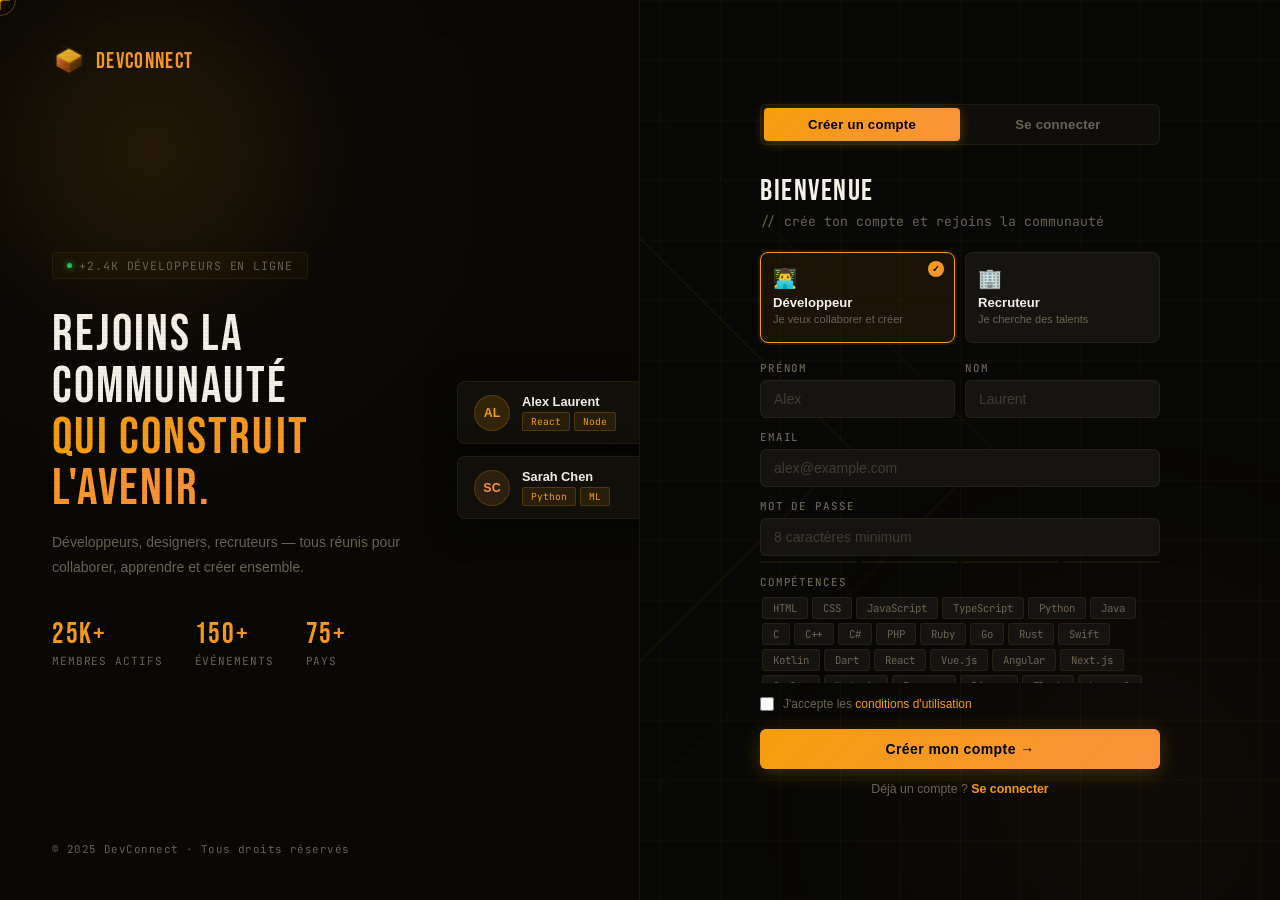
<file: devconnect-v2.html>
<!DOCTYPE html>
<html lang="fr">
<head>
<meta charset="UTF-8"/>
<meta name="viewport" content="width=device-width, initial-scale=1.0"/>
<title>DevConnect — La communauté des développeurs</title>
<link href="https://fonts.googleapis.com/css2?family=Bebas+Neue&family=Cabinet+Grotesk:wght@300;400;500;600;700;800;900&family=JetBrains+Mono:wght@300;400;500&display=swap" rel="stylesheet"/>
<style>
*,*::before,*::after{box-sizing:border-box;margin:0;padding:0;cursor:none!important}
:root{
  --bg:#080806;--surface:#0f0e0a;--surface2:#161410;--surface3:#1e1c16;
  --border:rgba(255,200,80,0.07);--border-h:rgba(255,160,40,0.4);
  --accent:#f59e0b;--accent2:#fb923c;--accent3:#fcd34d;
  --green:#1DB954;--green-dim:rgba(29,185,84,0.15);--green-border:rgba(29,185,84,0.3);
  --text:#f5f0e8;--muted:#6b6355;--error:#ef4444;--success:#22c55e;
  --sidebar:248px;
  --grad:linear-gradient(135deg,#f59e0b,#fb923c);
  --grad2:linear-gradient(135deg,#fcd34d,#f59e0b);
  --grad-subtle:linear-gradient(135deg,rgba(245,158,11,.12),rgba(251,146,60,.06));
}
html,body{height:100%;overflow:hidden}
body{background:var(--bg);color:var(--text);font-family:'Cabinet Grotesk',sans-serif;-webkit-font-smoothing:antialiased;position:relative}
.page{display:none;height:100vh;overflow:hidden}
.page.active{display:flex}

/* ─── GEOMETRIC BACKGROUND ─── */
.bg-scene{position:fixed;inset:0;pointer-events:none;z-index:0;overflow:hidden}
.geo-grid{
  position:fixed;inset:0;pointer-events:none;z-index:0;
  background-image:
    linear-gradient(rgba(245,158,11,0.04) 1px,transparent 1px),
    linear-gradient(90deg,rgba(245,158,11,0.04) 1px,transparent 1px);
  background-size:60px 60px;
}
.geo-diamonds{position:fixed;inset:0;pointer-events:none;z-index:0;overflow:hidden}
.geo-diamonds::before{
  content:'';position:absolute;
  width:500px;height:500px;
  top:50%;left:50%;transform:translate(-50%,-50%) rotate(45deg);
  border:1px solid rgba(245,158,11,0.06);
  animation:spinSlow 40s linear infinite;
}
.geo-diamonds::after{
  content:'';position:absolute;
  width:300px;height:300px;
  top:50%;left:50%;transform:translate(-50%,-50%) rotate(45deg);
  border:1px solid rgba(245,158,11,0.09);
  animation:spinSlow 28s linear infinite reverse;
}
@keyframes spinSlow{to{transform:translate(-50%,-50%) rotate(calc(45deg + 360deg))}}

.bg-orb{position:absolute;border-radius:50%;filter:blur(120px);opacity:0}
.bg-orb-1{width:700px;height:700px;background:radial-gradient(circle,rgba(245,158,11,.12),transparent 70%);top:-200px;left:-200px;animation:orbA 25s ease-in-out infinite alternate,fadeIn 2s ease forwards}
.bg-orb-2{width:500px;height:500px;background:radial-gradient(circle,rgba(251,146,60,.08),transparent 70%);bottom:-150px;right:-100px;animation:orbB 20s ease-in-out infinite alternate,fadeIn 3s ease forwards}
@keyframes fadeIn{to{opacity:1}}
@keyframes orbA{0%{transform:translate(0,0)}100%{transform:translate(60px,40px)}}
@keyframes orbB{0%{transform:translate(0,0)}100%{transform:translate(-40px,-60px)}}

/* Scan lines */
body::after{content:'';position:fixed;inset:0;background:repeating-linear-gradient(0deg,transparent,transparent 2px,rgba(0,0,0,.03) 2px,rgba(0,0,0,.03) 4px);pointer-events:none;z-index:0}

/* ─── CUSTOM CURSOR ─── */
.cur-cross{
  position:fixed;pointer-events:none;z-index:99999;
  transform:translate(-50%,-50%);
  width:20px;height:20px;
}
.cur-cross::before,.cur-cross::after{
  content:'';position:absolute;background:var(--accent);
  top:50%;left:50%;transform:translate(-50%,-50%);
}
.cur-cross::before{width:1px;height:100%}
.cur-cross::after{width:100%;height:1px}
.cur-dot-inner{
  position:fixed;pointer-events:none;z-index:99999;
  width:4px;height:4px;background:var(--accent);border-radius:50%;
  transform:translate(-50%,-50%);
  box-shadow:0 0 8px var(--accent),0 0 16px rgba(245,158,11,.4);
}
.cur-ring{
  position:fixed;pointer-events:none;z-index:99998;
  width:32px;height:32px;
  border:1px solid rgba(245,158,11,.35);
  border-radius:50%;
  transform:translate(-50%,-50%);
  transition:width .15s,height .15s;
}

/* ─── PRISM CUBE LOGO SVG ─── */
.logo-cube{width:34px;height:34px;flex-shrink:0}
.logo{font-family:'Bebas Neue',sans-serif;font-size:1.4rem;display:flex;align-items:center;gap:10px;color:var(--text);text-decoration:none;letter-spacing:.06em}
.logo span.wordmark{background:var(--grad);-webkit-background-clip:text;-webkit-text-fill-color:transparent;background-clip:text}

/* ════════════════ AUTH PAGE ════════════════ */
#page-auth{display:none}
#page-auth.active{display:grid;grid-template-columns:1fr 1fr}

.auth-left{
  position:relative;background:rgba(10,9,6,0.8);backdrop-filter:blur(24px);
  display:flex;flex-direction:column;justify-content:space-between;
  padding:44px 52px;overflow:hidden;border-right:1px solid var(--border);
}
.auth-left::before{content:'';position:absolute;top:-100px;left:-100px;width:500px;height:500px;background:radial-gradient(circle,rgba(245,158,11,.1) 0%,transparent 60%);pointer-events:none;animation:driftA 12s ease-in-out infinite alternate}
@keyframes driftA{0%{transform:translate(0,0)}100%{transform:translate(40px,30px)}}

.left-tag{display:inline-flex;align-items:center;gap:7px;padding:5px 14px;border:1px solid var(--border);border-radius:3px;font-size:.72rem;color:var(--muted);margin-bottom:30px;background:rgba(245,158,11,.03);letter-spacing:.08em;text-transform:uppercase;font-family:'JetBrains Mono',monospace}
.tag-dot{width:5px;height:5px;border-radius:50%;background:var(--success);animation:pulse 2s infinite;box-shadow:0 0 6px var(--success)}
@keyframes pulse{0%,100%{opacity:1}50%{opacity:.4}}
.left-title{font-family:'Bebas Neue',sans-serif;font-size:clamp(2.4rem,4vw,3.6rem);font-weight:400;line-height:1.0;margin-bottom:16px;letter-spacing:.04em}
.left-title .acc{background:var(--grad);-webkit-background-clip:text;-webkit-text-fill-color:transparent;background-clip:text}
.left-desc{color:var(--muted);font-size:.875rem;line-height:1.8;max-width:360px;margin-bottom:36px;font-weight:400}
.mini-stats{display:flex;gap:32px}
.mini-stat-num{font-family:'Bebas Neue',sans-serif;font-size:1.8rem;background:var(--grad);-webkit-background-clip:text;-webkit-text-fill-color:transparent;background-clip:text;letter-spacing:.06em}
.mini-stat-label{font-size:.7rem;color:var(--muted);margin-top:2px;text-transform:uppercase;letter-spacing:.08em;font-family:'JetBrains Mono',monospace}

.floating-cards{position:absolute;top:50%;right:-28px;transform:translateY(-50%);display:flex;flex-direction:column;gap:12px;z-index:3}
.dev-card{background:rgba(20,18,12,.9);border:1px solid var(--border);border-radius:8px;padding:12px 16px;display:flex;align-items:center;gap:12px;min-width:210px;backdrop-filter:blur(16px);box-shadow:0 8px 32px rgba(0,0,0,.6)}
.dev-card:nth-child(1){animation:floatCard 5s ease-in-out infinite}
.dev-card:nth-child(2){animation:floatCard 5s ease-in-out infinite;animation-delay:-2.5s}
@keyframes floatCard{0%,100%{transform:translateY(0)}50%{transform:translateY(-8px)}}
.d-av{width:36px;height:36px;border-radius:50%;display:grid;place-items:center;font-size:.78rem;font-weight:700;flex-shrink:0;border:1px solid rgba(245,158,11,.2)}
.d-name{font-size:.8rem;font-weight:700}
.d-stack{display:flex;gap:4px;margin-top:3px;flex-wrap:wrap}
.s-badge{font-size:.6rem;padding:2px 8px;border-radius:2px;background:rgba(245,158,11,.1);color:var(--accent);border:1px solid rgba(245,158,11,.2);font-family:'JetBrains Mono',monospace}
.left-footer{font-size:.68rem;color:var(--muted);font-family:'JetBrains Mono',monospace;letter-spacing:.04em}

/* Auth Right */
.auth-right{display:flex;align-items:center;justify-content:center;padding:32px 56px;overflow-y:auto;background:transparent;position:relative}
.auth-right::-webkit-scrollbar{width:3px}
.auth-right::-webkit-scrollbar-thumb{background:var(--border);border-radius:2px}
.auth-box{width:100%;max-width:400px;position:relative;z-index:1}

.auth-tabs{display:flex;background:var(--surface);border:1px solid var(--border);border-radius:6px;padding:3px;margin-bottom:28px}
.auth-tab{flex:1;padding:9px;text-align:center;font-size:.82rem;font-weight:600;border-radius:4px;border:none;background:transparent;color:var(--muted);transition:all .25s;font-family:'Cabinet Grotesk',sans-serif;letter-spacing:.02em}
.auth-tab.active{background:var(--grad);color:#000;box-shadow:0 2px 12px rgba(245,158,11,.3)}

.form-p{display:none;animation:fIn .3s ease}
.form-p.active{display:block}
@keyframes fIn{from{opacity:0;transform:translateY(8px)}to{opacity:1;transform:translateY(0)}}
.form-title{font-family:'Bebas Neue',sans-serif;font-size:1.9rem;font-weight:400;margin-bottom:4px;letter-spacing:.05em}
.form-sub{color:var(--muted);font-size:.82rem;margin-bottom:22px;font-family:'JetBrains Mono',monospace}

.role-sel{display:grid;grid-template-columns:1fr 1fr;gap:10px;margin-bottom:18px}
.role-card{border:1px solid var(--border);border-radius:8px;padding:14px 12px;position:relative;transition:all .2s;background:var(--surface2)}
.role-card:hover{border-color:var(--border-h);background:rgba(245,158,11,.04)}
.role-card.sel{border-color:var(--accent);background:rgba(245,158,11,.08);box-shadow:0 0 0 2px rgba(245,158,11,.1)}
.role-card.sel::after{content:'✓';position:absolute;top:8px;right:10px;width:16px;height:16px;background:var(--grad);border-radius:50%;display:grid;place-items:center;font-size:.55rem;color:#000;font-weight:900}
.role-icon{font-size:1.2rem;margin-bottom:5px}
.role-name{font-size:.82rem;font-weight:700;margin-bottom:2px}
.role-desc{font-size:.69rem;color:var(--muted);line-height:1.4}

.field{margin-bottom:12px}
.field-row{display:grid;grid-template-columns:1fr 1fr;gap:10px}
label{display:block;font-size:.68rem;color:var(--muted);margin-bottom:5px;font-weight:500;letter-spacing:.08em;text-transform:uppercase;font-family:'JetBrains Mono',monospace}
input[type=text],input[type=email],input[type=password]{width:100%;background:var(--surface2);border:1px solid var(--border);border-radius:6px;padding:10px 13px;color:var(--text);font-family:'Cabinet Grotesk',sans-serif;font-size:.875rem;outline:none;transition:border-color .2s,box-shadow .2s,background .2s}
input:focus{border-color:var(--accent);box-shadow:0 0 0 2px rgba(245,158,11,.1);background:var(--surface3)}
input::placeholder{color:rgba(107,99,85,.5)}

.skills-grid{display:flex;flex-wrap:wrap;gap:4px;margin-bottom:12px;max-height:88px;overflow-y:auto;padding:2px}
.skills-grid::-webkit-scrollbar{width:3px}
.skills-grid::-webkit-scrollbar-thumb{background:var(--border);border-radius:2px}
.skill-chip{padding:3px 10px;border:1px solid var(--border);border-radius:3px;font-size:.67rem;color:var(--muted);transition:all .15s;user-select:none;background:var(--surface2);font-family:'JetBrains Mono',monospace}
.skill-chip:hover{border-color:var(--border-h);color:var(--text)}
.skill-chip.on{background:rgba(245,158,11,.12);border-color:var(--accent);color:var(--accent)}

.pwd-bars{display:flex;gap:4px;margin-top:5px}
.pwd-bar{height:2px;flex:1;border-radius:1px;background:var(--border);transition:background .3s}
.pwd-bar.weak{background:var(--error)}.pwd-bar.med{background:var(--accent)}.pwd-bar.strong{background:var(--success)}
.pwd-txt{font-size:.65rem;color:var(--muted);margin-top:3px;font-family:'JetBrains Mono',monospace}

.cb-field{display:flex;align-items:flex-start;gap:9px;margin-bottom:16px}
.cb-field input[type=checkbox]{width:14px;height:14px;margin-top:2px;accent-color:var(--accent);flex-shrink:0}
.cb-field label{font-size:.75rem;color:var(--muted);line-height:1.5;margin:0;text-transform:none;letter-spacing:0;font-family:'Cabinet Grotesk',sans-serif}
.cb-field label a{color:var(--accent);text-decoration:none}
.err-box{display:none;background:rgba(239,68,68,.07);border:1px solid rgba(239,68,68,.25);color:var(--error);font-size:.75rem;padding:9px 13px;border-radius:6px;margin-bottom:12px;font-family:'JetBrains Mono',monospace}
.btn-main{width:100%;padding:12px;background:var(--grad);color:#000;border:none;border-radius:6px;font-size:.875rem;font-weight:800;font-family:'Cabinet Grotesk',sans-serif;transition:all .2s;margin-bottom:13px;letter-spacing:.03em;box-shadow:0 4px 20px rgba(245,158,11,.25);position:relative;overflow:hidden}
.btn-main::after{content:'';position:absolute;inset:0;background:linear-gradient(rgba(255,255,255,.15),transparent);opacity:0;transition:opacity .2s}
.btn-main:hover{transform:translateY(-1px);box-shadow:0 8px 28px rgba(245,158,11,.4)}
.btn-main:hover::after{opacity:1}
.btn-main:disabled{opacity:.5;transform:none}
.switch-txt{text-align:center;font-size:.77rem;color:var(--muted)}
.switch-txt a{color:var(--accent);text-decoration:none;font-weight:600}
.forgot a{font-size:.71rem;color:var(--muted);text-decoration:none;float:right;margin-top:-8px;margin-bottom:13px;display:block}
.forgot a:hover{color:var(--accent)}

/* ════════════════ DASHBOARD ════════════════ */
#page-dash{display:none}
#page-dash.active{display:flex;height:100vh;overflow:hidden}

/* SIDEBAR */
.sidebar{width:var(--sidebar);background:rgba(8,8,6,.9);backdrop-filter:blur(24px);border-right:1px solid var(--border);display:flex;flex-direction:column;padding:20px 14px;flex-shrink:0;height:100vh;overflow-y:auto;position:relative;z-index:10}
.sidebar::before{content:'';position:absolute;top:0;right:0;bottom:0;width:1px;background:linear-gradient(to bottom,transparent,rgba(245,158,11,.15) 50%,transparent);pointer-events:none}
.sidebar::-webkit-scrollbar{display:none}

.nav-section{margin-bottom:20px}
.nav-lbl{font-size:.58rem;text-transform:uppercase;letter-spacing:.14em;color:rgba(107,99,85,.5);padding:0 10px;margin-bottom:6px;font-weight:600;font-family:'JetBrains Mono',monospace}
.nav-item{display:flex;align-items:center;gap:10px;padding:9px 12px;border-radius:6px;font-size:.82rem;color:var(--muted);border:none;background:none;width:100%;text-align:left;font-family:'Cabinet Grotesk',sans-serif;transition:all .2s;margin-bottom:2px;position:relative;font-weight:500}
.nav-item:hover{background:rgba(255,255,255,.03);color:var(--text)}
.nav-item.active{background:rgba(245,158,11,.08);color:var(--accent);font-weight:700;box-shadow:inset 0 0 0 1px rgba(245,158,11,.15)}
.nav-item.active::before{content:'';position:absolute;left:0;top:25%;bottom:25%;width:2px;background:var(--grad);border-radius:0 2px 2px 0}
.nav-item .ic{font-size:.85rem;width:18px;text-align:center;flex-shrink:0}
.n-badge{margin-left:auto;background:var(--grad);color:#000;font-size:.58rem;padding:2px 7px;border-radius:2px;font-weight:800;font-family:'JetBrains Mono',monospace}

.sidebar-bot{margin-top:auto;padding-top:14px;border-top:1px solid var(--border)}
.user-card{display:flex;align-items:center;gap:9px;padding:10px 11px;border-radius:7px;border:1px solid var(--border);margin-bottom:8px;background:rgba(255,255,255,.02);transition:all .2s}
.user-card:hover{border-color:var(--border-h);background:rgba(245,158,11,.04)}
.u-av{width:32px;height:32px;border-radius:50%;display:grid;place-items:center;font-size:.72rem;font-weight:700;flex-shrink:0;overflow:hidden;position:relative}
.u-av img{width:100%;height:100%;object-fit:cover;border-radius:50%}
.u-av-edit{position:absolute;inset:0;background:rgba(0,0,0,.65);display:flex;align-items:center;justify-content:center;font-size:.52rem;color:#fff;opacity:0;transition:opacity .2s;border-radius:50%}
.u-av:hover .u-av-edit{opacity:1}
.u-name{font-size:.79rem;font-weight:700;color:var(--text)}
.u-role{font-size:.64rem;color:var(--muted);font-family:'JetBrains Mono',monospace}
.btn-logout{width:100%;padding:8px;background:transparent;border:1px solid var(--border);border-radius:6px;color:var(--muted);font-size:.75rem;font-family:'Cabinet Grotesk',sans-serif;transition:all .2s;font-weight:500}
.btn-logout:hover{border-color:rgba(239,68,68,.4);color:var(--error);background:rgba(239,68,68,.05)}

/* Spotify badge */
.spotify-badge{display:inline-flex;align-items:center;gap:4px;padding:2px 7px;border-radius:99px;background:var(--green-dim);border:1px solid var(--green-border);font-size:.62rem;color:var(--green);font-family:'JetBrains Mono',monospace;margin-top:2px}
.spotify-dot{width:5px;height:5px;border-radius:50%;background:var(--green);animation:pulse 2s infinite;box-shadow:0 0 4px var(--green)}

/* MAIN */
.main-area{flex:1;display:flex;overflow:hidden;height:100vh;position:relative;z-index:1}

/* FEED */
.feed{flex:1;overflow-y:auto;padding:22px 24px}
.feed::-webkit-scrollbar{width:4px}
.feed::-webkit-scrollbar-thumb{background:var(--border);border-radius:2px}

.topbar{display:flex;align-items:center;gap:10px;margin-bottom:20px}
.topbar h2{font-family:'Bebas Neue',sans-serif;font-size:1.5rem;font-weight:400;flex:1;letter-spacing:.06em;color:var(--text)}
.btn-prim{padding:8px 18px;background:var(--grad);color:#000;border:none;border-radius:6px;font-size:.79rem;font-weight:800;font-family:'Cabinet Grotesk',sans-serif;transition:all .2s;box-shadow:0 2px 12px rgba(245,158,11,.25);letter-spacing:.02em}
.btn-prim:hover{transform:translateY(-1px);box-shadow:0 4px 18px rgba(245,158,11,.4)}
.btn-ghost{padding:8px 14px;background:var(--surface);border:1px solid var(--border);border-radius:6px;color:var(--text);font-size:.79rem;font-family:'Cabinet Grotesk',sans-serif;transition:all .2s;font-weight:500}
.btn-ghost:hover{border-color:var(--border-h);background:var(--surface2)}

/* TABS */
.tabs{display:flex;gap:2px;border-bottom:1px solid var(--border);margin-bottom:18px}
.tab{padding:7px 14px;font-size:.78rem;color:var(--muted);border:none;background:none;font-family:'Cabinet Grotesk',sans-serif;border-bottom:2px solid transparent;margin-bottom:-1px;transition:all .2s;font-weight:500}
.tab.active{color:var(--accent);border-bottom-color:var(--accent)}
.tab:hover:not(.active){color:var(--text)}

/* COMPOSE */
.compose-box{background:rgba(15,14,10,.9);border:1px solid var(--border);border-radius:10px;padding:16px;margin-bottom:18px;transition:border-color .25s;backdrop-filter:blur(8px)}
.compose-box:focus-within{border-color:rgba(245,158,11,.25);box-shadow:0 0 0 1px rgba(245,158,11,.06)}
.compose-top{display:flex;gap:10px;align-items:flex-start;margin-bottom:10px}
.c-av{width:34px;height:34px;border-radius:50%;display:grid;place-items:center;font-size:.72rem;font-weight:700;flex-shrink:0;overflow:hidden}
.c-av img{width:100%;height:100%;object-fit:cover;border-radius:50%}
.c-input{flex:1;background:var(--surface2);border:1px solid var(--border);border-radius:7px;padding:9px 13px;color:var(--text);font-family:'Cabinet Grotesk',sans-serif;font-size:.85rem;resize:none;min-height:52px;outline:none;transition:border-color .2s,background .2s}
.c-input:focus{border-color:rgba(245,158,11,.3);background:var(--surface3)}
.c-input::placeholder{color:rgba(107,99,85,.45)}
.compose-bot{display:flex;align-items:center;gap:7px}
.c-select,.c-tags{background:var(--surface2);border:1px solid var(--border);border-radius:6px;padding:7px 10px;color:var(--text);font-family:'Cabinet Grotesk',sans-serif;font-size:.76rem;outline:none;transition:border-color .2s}
.c-select{flex:1}.c-tags{flex:2}
.c-select:focus,.c-tags:focus{border-color:rgba(245,158,11,.3)}
.c-select option{background:var(--surface2)}
.c-tags::placeholder{color:rgba(107,99,85,.4)}
.btn-post{padding:7px 18px;background:var(--grad);color:#000;border:none;border-radius:6px;font-size:.79rem;font-weight:800;font-family:'Cabinet Grotesk',sans-serif;transition:all .2s;box-shadow:0 2px 10px rgba(245,158,11,.25)}
.btn-post:hover{transform:translateY(-1px);box-shadow:0 4px 16px rgba(245,158,11,.4)}

/* POSTS */
.post{background:rgba(15,14,10,.85);border:1px solid var(--border);border-radius:10px;padding:18px;margin-bottom:12px;transition:border-color .25s,box-shadow .25s,transform .2s;animation:slideUp .3s ease;backdrop-filter:blur(8px)}
@keyframes slideUp{from{opacity:0;transform:translateY(10px)}to{opacity:1;transform:translateY(0)}}
.post:hover{border-color:rgba(245,158,11,.18);box-shadow:0 6px 28px rgba(0,0,0,.35);transform:translateY(-1px)}
.post-hdr{display:flex;align-items:center;gap:10px;margin-bottom:12px}
.p-av{width:38px;height:38px;border-radius:50%;display:grid;place-items:center;font-size:.78rem;font-weight:700;flex-shrink:0;overflow:hidden;border:1px solid rgba(245,158,11,.15)}
.p-av img{width:100%;height:100%;object-fit:cover;border-radius:50%}
.p-name{font-size:.85rem;font-weight:700;letter-spacing:-.01em}
.p-info{font-size:.68rem;color:var(--muted);margin-top:1px;font-family:'JetBrains Mono',monospace}
.type-badge{padding:3px 10px;border-radius:3px;font-size:.64rem;font-weight:700;margin-left:auto;font-family:'JetBrains Mono',monospace;letter-spacing:.04em}
.t-post{background:rgba(34,197,94,.08);color:var(--success);border:1px solid rgba(34,197,94,.2)}
.t-offre{background:rgba(245,158,11,.1);color:var(--accent);border:1px solid rgba(245,158,11,.2)}
.t-projet{background:rgba(251,146,60,.1);color:var(--accent2);border:1px solid rgba(251,146,60,.2)}
.t-recrutement{background:rgba(252,211,77,.08);color:var(--accent3);border:1px solid rgba(252,211,77,.18)}
.post-title{font-weight:700;font-size:.92rem;margin-bottom:5px;letter-spacing:-.01em}
.post-body{font-size:.84rem;line-height:1.7;margin-bottom:12px;color:rgba(245,240,232,.78)}
.post-skills{display:flex;gap:5px;flex-wrap:wrap;margin-bottom:12px}
.p-skill{padding:3px 10px;background:var(--surface2);border:1px solid var(--border);border-radius:3px;font-size:.65rem;color:var(--muted);transition:border-color .2s,color .2s;font-family:'JetBrains Mono',monospace}
.p-skill:hover{border-color:rgba(245,158,11,.3);color:var(--accent)}
.post-acts{display:flex;gap:4px;border-top:1px solid var(--border);padding-top:11px}
.p-act{display:flex;align-items:center;gap:4px;padding:5px 10px;border-radius:5px;font-size:.73rem;color:var(--muted);border:none;background:none;font-family:'Cabinet Grotesk',sans-serif;transition:all .15s;font-weight:500}
.p-act:hover{background:var(--surface2);color:var(--text)}
.p-act.liked{color:var(--error)}

/* COMMENTS */
.cmts{display:none;border-top:1px solid var(--border);margin-top:10px;padding-top:12px}
.cmt{display:flex;gap:8px;margin-bottom:9px}
.cmt-av{width:26px;height:26px;border-radius:50%;display:grid;place-items:center;font-size:.62rem;font-weight:700;flex-shrink:0}
.cmt-bubble{background:var(--surface2);border-radius:0 8px 8px 8px;padding:8px 12px;flex:1;border:1px solid var(--border)}
.cmt-author{font-size:.67rem;font-weight:700;color:var(--accent);margin-bottom:2px;font-family:'JetBrains Mono',monospace}
.cmt-text{font-size:.77rem;color:var(--text);line-height:1.45}
.cmt-row{display:flex;gap:7px;margin-top:8px}
.cmt-in{flex:1;background:var(--surface2);border:1px solid var(--border);border-radius:6px;padding:6px 11px;color:var(--text);font-size:.77rem;font-family:'Cabinet Grotesk',sans-serif;outline:none;transition:border-color .2s}
.cmt-in:focus{border-color:rgba(245,158,11,.3)}
.cmt-in::placeholder{color:rgba(107,99,85,.4)}
.cmt-send{padding:6px 12px;background:var(--grad);border:none;border-radius:6px;color:#000;font-size:.74rem;font-family:'Cabinet Grotesk',sans-serif;transition:all .15s;font-weight:700}
.cmt-send:hover{opacity:.85}

/* RIGHT PANEL */
.rp{width:265px;flex-shrink:0;overflow-y:auto;padding:22px 16px 22px 4px;display:flex;flex-direction:column;gap:12px}
.rp::-webkit-scrollbar{display:none}
.widget{background:rgba(15,14,10,.85);border:1px solid var(--border);border-radius:10px;padding:14px 16px;transition:border-color .2s;backdrop-filter:blur(8px)}
.widget:hover{border-color:rgba(245,158,11,.13)}
.w-title{font-family:'Bebas Neue',sans-serif;font-size:1rem;font-weight:400;margin-bottom:13px;letter-spacing:.08em;display:flex;align-items:center;gap:6px;color:var(--text)}
.online-item{display:flex;align-items:center;gap:9px;margin-bottom:9px}
.o-av{width:30px;height:30px;border-radius:50%;display:grid;place-items:center;font-size:.66rem;font-weight:700;flex-shrink:0;position:relative;overflow:hidden}
.o-av img{width:100%;height:100%;object-fit:cover;border-radius:50%}
.o-dot{position:absolute;bottom:0;right:0;width:7px;height:7px;background:var(--success);border-radius:50%;border:2px solid var(--surface);box-shadow:0 0 4px var(--success)}
.o-name{font-size:.78rem;font-weight:600}
.o-skill{font-size:.64rem;color:var(--muted);font-family:'JetBrains Mono',monospace}
.trend-tag{display:inline-flex;padding:4px 10px;background:var(--surface2);border:1px solid var(--border);border-radius:3px;font-size:.68rem;color:var(--muted);margin:0 4px 5px 0;transition:all .15s;font-family:'JetBrains Mono',monospace}
.trend-tag:hover{border-color:rgba(245,158,11,.3);color:var(--accent)}

/* ─── SPOTIFY WIDGET ─── */
.spotify-connect-btn{
  display:flex;align-items:center;justify-content:center;gap:8px;
  width:100%;padding:10px;
  background:var(--green-dim);border:1px solid var(--green-border);
  border-radius:6px;color:var(--green);font-size:.8rem;font-weight:700;
  font-family:'Cabinet Grotesk',sans-serif;transition:all .2s;
}
.spotify-connect-btn:hover{background:rgba(29,185,84,.22);box-shadow:0 0 16px rgba(29,185,84,.15)}
.spotify-connected-card{
  background:rgba(29,185,84,.06);border:1px solid var(--green-border);
  border-radius:8px;padding:12px;
}
.sp-now-playing{display:flex;align-items:center;gap:10px}
.sp-album{width:40px;height:40px;border-radius:4px;background:var(--surface3);display:grid;place-items:center;flex-shrink:0;overflow:hidden;font-size:1.2rem}
.sp-info{flex:1;min-width:0}
.sp-track{font-size:.8rem;font-weight:700;white-space:nowrap;overflow:hidden;text-overflow:ellipsis}
.sp-artist{font-size:.68rem;color:var(--muted);font-family:'JetBrains Mono',monospace}
.sp-bars{display:flex;align-items:flex-end;gap:2px;height:14px}
.sp-bar{width:3px;background:var(--green);border-radius:1px;animation:barBounce .8s ease-in-out infinite}
.sp-bar:nth-child(2){animation-delay:.1s;height:70%}
.sp-bar:nth-child(3){animation-delay:.2s;height:100%}
.sp-bar:nth-child(4){animation-delay:.3s;height:50%}
@keyframes barBounce{0%,100%{transform:scaleY(1)}50%{transform:scaleY(.4)}}

/* CHAT */
.chat-panel{width:275px;background:rgba(8,8,6,.9);border-left:1px solid var(--border);display:flex;flex-direction:column;height:100vh;flex-shrink:0;position:relative;backdrop-filter:blur(16px)}
.chat-hdr{padding:16px 18px;border-bottom:1px solid var(--border)}
.chat-ttl{font-family:'Bebas Neue',sans-serif;font-weight:400;font-size:1.05rem;margin-bottom:3px;letter-spacing:.08em}
.chat-online{font-size:.66rem;color:var(--success);display:flex;align-items:center;gap:5px;font-family:'JetBrains Mono',monospace}
.c-dot{width:5px;height:5px;background:var(--success);border-radius:50%;box-shadow:0 0 4px var(--success)}
.chat-rooms{display:flex;gap:5px;padding:9px 18px;border-bottom:1px solid var(--border);flex-wrap:wrap}
.c-room{padding:3px 10px;border-radius:3px;font-size:.67rem;border:1px solid var(--border);color:var(--muted);background:none;font-family:'JetBrains Mono',monospace;transition:all .2s}
.c-room.active{background:rgba(245,158,11,.1);border-color:var(--accent);color:var(--accent)}
.c-room:hover:not(.active){border-color:var(--border-h);color:var(--text)}
.chat-msgs{flex:1;overflow-y:auto;padding:13px 16px;display:flex;flex-direction:column;gap:9px}
.chat-msgs::-webkit-scrollbar{width:3px}
.chat-msgs::-webkit-scrollbar-thumb{background:var(--border);border-radius:2px}
.msg{display:flex;gap:7px;animation:mIn .2s ease}
@keyframes mIn{from{opacity:0;transform:translateY(5px)}to{opacity:1;transform:translateY(0)}}
.msg.mine{flex-direction:row-reverse}
.m-av{width:24px;height:24px;border-radius:50%;display:grid;place-items:center;font-size:.6rem;font-weight:700;flex-shrink:0;align-self:flex-end;overflow:hidden}
.m-av img{width:100%;height:100%;object-fit:cover;border-radius:50%}
.m-body{max-width:82%}
.m-author{font-size:.61rem;color:var(--muted);margin-bottom:2px;font-family:'JetBrains Mono',monospace}
.mine .m-author{text-align:right}
.m-bubble{padding:7px 11px;border-radius:9px 9px 9px 2px;font-size:.77rem;line-height:1.5;background:var(--surface3);word-break:break-word;border:1px solid var(--border)}
.mine .m-bubble{background:var(--grad);border:none;border-radius:9px 9px 2px 9px;color:#000;font-weight:600}
.m-time{font-size:.57rem;color:var(--muted);margin-top:2px;font-family:'JetBrains Mono',monospace}
.mine .m-time{text-align:right}
.chat-in-area{padding:12px 16px;border-top:1px solid var(--border);display:flex;gap:7px;align-items:center}
.chat-input{flex:1;background:var(--surface2);border:1px solid var(--border);border-radius:16px;padding:8px 14px;color:var(--text);font-family:'Cabinet Grotesk',sans-serif;font-size:.79rem;outline:none;transition:border-color .2s}
.chat-input:focus{border-color:rgba(245,158,11,.3)}
.chat-input::placeholder{color:rgba(107,99,85,.4)}
.chat-send{width:33px;height:33px;background:var(--grad);border:none;border-radius:50%;display:grid;place-items:center;color:#000;font-size:.8rem;flex-shrink:0;transition:all .2s;box-shadow:0 2px 8px rgba(245,158,11,.3);font-weight:900}
.chat-send:hover{transform:scale(1.1);box-shadow:0 4px 14px rgba(245,158,11,.45)}

/* EMPTY */
.empty{text-align:center;padding:36px 16px;color:var(--muted)}
.empty .ic{font-size:2rem;margin-bottom:10px;opacity:.5}
.empty p{font-size:.81rem;line-height:1.7}

/* MODAL */
.modal-ov{display:none;position:fixed;inset:0;background:rgba(0,0,0,.8);z-index:1000;place-items:center;backdrop-filter:blur(8px)}
.modal-ov.open{display:grid}
.modal{background:rgba(12,11,8,.98);border:1px solid rgba(245,158,11,.18);border-radius:12px;padding:28px;max-width:460px;width:92%;max-height:90vh;overflow-y:auto;animation:fIn .25s ease;box-shadow:0 24px 80px rgba(0,0,0,.8)}
.modal h3{font-family:'Bebas Neue',sans-serif;font-size:1.4rem;font-weight:400;margin-bottom:4px;letter-spacing:.06em}
.modal p{color:var(--muted);font-size:.82rem;margin-bottom:18px}
.modal label{display:block;font-size:.68rem;color:var(--muted);margin-bottom:4px;font-weight:500;text-transform:uppercase;letter-spacing:.08em;font-family:'JetBrains Mono',monospace}
.modal input,.modal textarea,.modal select{width:100%;background:var(--surface2);border:1px solid var(--border);border-radius:6px;padding:9px 13px;color:var(--text);font-family:'Cabinet Grotesk',sans-serif;font-size:.84rem;outline:none;margin-bottom:12px;transition:border-color .2s}
.modal input:focus,.modal textarea:focus,.modal select:focus{border-color:rgba(245,158,11,.35)}
.modal textarea{resize:vertical;min-height:75px}
.modal select option{background:var(--surface2)}
.modal-acts{display:flex;gap:9px;margin-top:4px}

/* PROFILE HERO */
.profile-hero{background:rgba(15,14,10,.9);border:1px solid var(--border);border-radius:12px;padding:28px;margin-bottom:18px;position:relative;overflow:hidden;backdrop-filter:blur(8px);animation:slideUp .3s ease}
.profile-hero::before{content:'';position:absolute;top:-60px;right:-60px;width:280px;height:280px;background:radial-gradient(circle,rgba(245,158,11,.1) 0%,transparent 70%);pointer-events:none}
.profile-hero-inner{display:flex;align-items:flex-start;gap:20px;margin-bottom:18px}
.profile-photo-wrap{position:relative;flex-shrink:0}
.profile-photo{width:76px;height:76px;border-radius:50%;display:grid;place-items:center;font-size:1.5rem;font-weight:700;box-shadow:0 6px 24px rgba(0,0,0,.5);border:2px solid rgba(245,158,11,.25);overflow:hidden;position:relative}
.profile-photo img{width:100%;height:100%;object-fit:cover;border-radius:50%}
.profile-photo-edit{position:absolute;inset:0;background:rgba(0,0,0,.65);display:flex;flex-direction:column;align-items:center;justify-content:center;font-size:.6rem;color:#fff;gap:2px;opacity:0;transition:opacity .2s;border-radius:50%;text-align:center;line-height:1.2}
.profile-photo-wrap:hover .profile-photo-edit{opacity:1}
.profile-info{flex:1}
.profile-name{font-family:'Bebas Neue',sans-serif;font-size:1.7rem;font-weight:400;letter-spacing:.05em;margin-bottom:6px}
.profile-role-tag{display:inline-flex;align-items:center;gap:6px;font-size:.74rem;color:var(--muted);margin-bottom:10px;font-family:'JetBrains Mono',monospace}
.profile-bio{font-size:.84rem;color:rgba(245,240,232,.7);line-height:1.7;max-width:480px}
.profile-stats{display:flex;gap:24px;padding-top:16px;border-top:1px solid var(--border)}
.profile-stat{text-align:center}
.profile-stat-n{font-family:'Bebas Neue',sans-serif;font-size:1.4rem;font-weight:400;background:var(--grad);-webkit-background-clip:text;-webkit-text-fill-color:transparent;background-clip:text;letter-spacing:.04em}
.profile-stat-l{font-size:.66rem;color:var(--muted);margin-top:2px;text-transform:uppercase;letter-spacing:.06em;font-family:'JetBrains Mono',monospace}
.btn-edit-profile{display:inline-flex;align-items:center;gap:7px;padding:8px 18px;background:rgba(245,158,11,.1);border:1px solid rgba(245,158,11,.22);color:var(--accent);border-radius:6px;font-size:.79rem;font-weight:700;font-family:'Cabinet Grotesk',sans-serif;transition:all .2s}
.btn-edit-profile:hover{background:rgba(245,158,11,.18);border-color:rgba(245,158,11,.4);transform:translateY(-1px)}

/* PHOTO UPLOAD */
.photo-upload-area{display:flex;align-items:center;gap:14px;margin-bottom:16px;padding:14px;background:var(--surface2);border:1px solid var(--border);border-radius:8px}
.photo-preview{width:56px;height:56px;border-radius:50%;display:grid;place-items:center;font-size:1.1rem;font-weight:700;flex-shrink:0;overflow:hidden;border:2px solid rgba(245,158,11,.25)}
.photo-preview img{width:100%;height:100%;object-fit:cover;border-radius:50%}
.photo-upload-btn{padding:7px 14px;background:rgba(245,158,11,.1);border:1px solid rgba(245,158,11,.22);color:var(--accent);border-radius:6px;font-size:.75rem;font-family:'Cabinet Grotesk',sans-serif;transition:all .2s;font-weight:600}
.photo-upload-btn:hover{background:rgba(245,158,11,.2)}

/* TERMS PAGE */
#page-terms{display:none}
#page-terms.active{display:block;height:100vh;overflow-y:auto;background:transparent}
#page-terms::-webkit-scrollbar{width:4px}
#page-terms::-webkit-scrollbar-thumb{background:var(--border);border-radius:2px}
.terms-wrap{max-width:740px;margin:0 auto;padding:50px 20px 80px;position:relative;z-index:1}
.terms-hero{background:rgba(15,14,10,.9);border:1px solid var(--border);border-radius:12px;padding:38px;margin-bottom:18px;position:relative;overflow:hidden;backdrop-filter:blur(8px)}
.terms-hero::before{content:'';position:absolute;top:-80px;right:-80px;width:300px;height:300px;background:radial-gradient(circle,rgba(245,158,11,.1) 0%,transparent 70%);pointer-events:none}
.terms-tag{display:inline-flex;padding:5px 14px;border:1px solid var(--border);border-radius:3px;font-size:.68rem;color:var(--muted);margin-bottom:14px;background:rgba(255,255,255,.02);font-family:'JetBrains Mono',monospace;letter-spacing:.06em}
.terms-h1{font-family:'Bebas Neue',sans-serif;font-size:2.4rem;font-weight:400;margin-bottom:10px;line-height:1.0;letter-spacing:.06em}
.terms-h1 span{background:var(--grad);-webkit-background-clip:text;-webkit-text-fill-color:transparent;background-clip:text}
.terms-desc{color:var(--muted);font-size:.875rem;line-height:1.8}
.t-section{background:rgba(15,14,10,.85);border:1px solid var(--border);border-radius:10px;padding:24px 28px;margin-bottom:13px;backdrop-filter:blur(8px)}
.t-sec-hdr{display:flex;align-items:center;gap:11px;margin-bottom:17px;padding-bottom:13px;border-bottom:1px solid var(--border)}
.t-sec-icon{width:38px;height:38px;border-radius:6px;display:grid;place-items:center;font-size:1rem;flex-shrink:0;background:rgba(245,158,11,.08);border:1px solid rgba(245,158,11,.18)}
.t-sec-title{font-family:'Bebas Neue',sans-serif;font-size:1.1rem;font-weight:400;letter-spacing:.05em}
.t-sec-sub{font-size:.71rem;color:var(--muted);font-family:'JetBrains Mono',monospace}
.rule-list{display:flex;flex-direction:column;gap:10px}
.rule{display:flex;gap:12px;align-items:flex-start}
.rule-n{width:24px;height:24px;border-radius:4px;background:rgba(245,158,11,.08);border:1px solid rgba(245,158,11,.2);display:grid;place-items:center;font-size:.67rem;font-weight:700;color:var(--accent);flex-shrink:0;margin-top:1px;font-family:'JetBrains Mono',monospace}
.rule-txt{font-size:.84rem;color:var(--text);line-height:1.7}
.rule-txt strong{color:var(--accent2)}
.priv-grid{display:grid;grid-template-columns:1fr 1fr;gap:11px}
.priv-card{background:var(--surface2);border:1px solid var(--border);border-radius:8px;padding:14px}
.priv-ttl{font-size:.77rem;font-weight:700;margin-bottom:7px;display:flex;align-items:center;gap:5px}
.priv-ttl.g{color:var(--success)}.priv-ttl.r{color:var(--error)}
.priv-item{font-size:.74rem;color:var(--muted);line-height:1.9;font-family:'JetBrains Mono',monospace}
.info-box{background:rgba(245,158,11,.04);border:1px solid rgba(245,158,11,.15);border-radius:7px;padding:12px 16px;margin-top:14px}
.info-box p{font-size:.78rem;color:var(--muted);line-height:1.7}
.info-box p strong{color:var(--accent)}
.sec-rule{display:flex;gap:12px;align-items:flex-start}
.sec-n{width:24px;height:24px;border-radius:4px;background:rgba(34,197,94,.08);border:1px solid rgba(34,197,94,.2);display:grid;place-items:center;font-size:.8rem;flex-shrink:0;margin-top:1px}
.sec-txt{font-size:.84rem;color:var(--text);line-height:1.7}
.sec-txt strong{color:var(--success)}
.t-back-btn{display:inline-flex;align-items:center;gap:8px;padding:10px 20px;background:var(--grad);color:#000;border:none;border-radius:6px;font-size:.84rem;font-weight:800;font-family:'Cabinet Grotesk',sans-serif;transition:all .2s;margin-top:6px;box-shadow:0 4px 14px rgba(245,158,11,.25);letter-spacing:.02em}
.t-back-btn:hover{transform:translateY(-1px);box-shadow:0 6px 20px rgba(245,158,11,.4)}
@media(max-width:600px){.priv-grid{grid-template-columns:1fr}}

/* Spotify profile section */
.spotify-profile-section{
  background:rgba(29,185,84,.05);border:1px solid var(--green-border);
  border-radius:10px;padding:16px;margin-bottom:16px;
}
.sp-profile-header{display:flex;align-items:center;justify-content:space-between;margin-bottom:12px}
.sp-profile-title{font-family:'Bebas Neue',sans-serif;font-size:1rem;letter-spacing:.08em;display:flex;align-items:center;gap:8px;color:var(--green)}
.sp-disconnect-btn{font-size:.67rem;color:var(--muted);background:none;border:1px solid var(--border);padding:3px 9px;border-radius:3px;font-family:'JetBrains Mono',monospace;transition:all .2s}
.sp-disconnect-btn:hover{border-color:var(--error);color:var(--error)}
.sp-profile-card{display:flex;align-items:center;gap:12px}
.sp-profile-pic{width:52px;height:52px;border-radius:50%;background:var(--surface3);display:grid;place-items:center;font-size:1.5rem;border:2px solid var(--green-border);overflow:hidden}
.sp-profile-name{font-size:.9rem;font-weight:700;margin-bottom:3px}
.sp-profile-stats{font-size:.66rem;color:var(--muted);font-family:'JetBrains Mono',monospace}
</style>
</head>
<body>

<!-- ─── BACKGROUND ─── -->
<div class="bg-scene">
  <div class="bg-orb bg-orb-1"></div>
  <div class="bg-orb bg-orb-2"></div>
</div>
<div class="geo-grid"></div>
<div class="geo-diamonds"></div>

<!-- ─── CURSOR ─── -->
<div class="cur-cross" id="cCross"></div>
<div class="cur-dot-inner" id="cDotInner"></div>
<div class="cur-ring" id="cRing"></div>

<!-- ─── HIDDEN FILE INPUT ─── -->
<input type="file" id="photo-input" accept="image/*" style="display:none" onchange="handlePhotoUpload(event)"/>

<!-- ==================== AUTH PAGE ==================== -->
<div class="page" id="page-auth">
  <div class="auth-left">
    <a href="#" class="logo" onclick="goTo('auth')">
      <!-- Prism Cube SVG Logo -->
      <svg class="logo-cube" viewBox="0 0 80 80" fill="none" xmlns="http://www.w3.org/2000/svg">
        <defs>
          <linearGradient id="cubeTop" x1="0%" y1="0%" x2="100%" y2="100%">
            <stop offset="0%" stop-color="#fcd34d"/>
            <stop offset="100%" stop-color="#f59e0b"/>
          </linearGradient>
          <linearGradient id="cubeLeft" x1="0%" y1="0%" x2="100%" y2="100%">
            <stop offset="0%" stop-color="#fb923c"/>
            <stop offset="100%" stop-color="#c2410c" stop-opacity="0.7"/>
          </linearGradient>
          <linearGradient id="cubeRight" x1="0%" y1="0%" x2="100%" y2="100%">
            <stop offset="0%" stop-color="#f59e0b" stop-opacity="0.6"/>
            <stop offset="100%" stop-color="#78350f" stop-opacity="0.4"/>
          </linearGradient>
          <filter id="cubeGlow">
            <feGaussianBlur stdDeviation="2" result="coloredBlur"/>
            <feMerge><feMergeNode in="coloredBlur"/><feMergeNode in="SourceGraphic"/></feMerge>
          </filter>
        </defs>
        <!-- Isometric cube -->
        <polygon points="40,8 72,26 72,54 40,72 8,54 8,26" fill="none" stroke="rgba(245,158,11,0.2)" stroke-width="0.5"/>
        <!-- Top face -->
        <polygon points="40,12 69,28 40,44 11,28" fill="url(#cubeTop)" opacity="0.9" filter="url(#cubeGlow)"/>
        <!-- Left face -->
        <polygon points="11,28 40,44 40,68 11,52" fill="url(#cubeLeft)" opacity="0.85"/>
        <!-- Right face -->
        <polygon points="40,44 69,28 69,52 40,68" fill="url(#cubeRight)" opacity="0.8"/>
        <!-- Edge lines -->
        <line x1="40" y1="12" x2="69" y2="28" stroke="rgba(252,211,77,0.6)" stroke-width="0.8"/>
        <line x1="40" y1="12" x2="11" y2="28" stroke="rgba(252,211,77,0.4)" stroke-width="0.8"/>
        <line x1="40" y1="44" x2="40" y2="68" stroke="rgba(245,158,11,0.5)" stroke-width="0.8"/>
        <line x1="11" y1="28" x2="11" y2="52" stroke="rgba(251,146,60,0.4)" stroke-width="0.8"/>
        <line x1="69" y1="28" x2="69" y2="52" stroke="rgba(245,158,11,0.3)" stroke-width="0.8"/>
        <!-- Refraction streaks -->
        <line x1="40" y1="12" x2="22" y2="3" stroke="rgba(252,211,77,0.3)" stroke-width="0.6"/>
        <line x1="69" y1="28" x2="78" y2="20" stroke="rgba(251,146,60,0.25)" stroke-width="0.5"/>
        <line x1="40" y1="68" x2="40" y2="78" stroke="rgba(245,158,11,0.2)" stroke-width="0.5"/>
      </svg>
      <span class="wordmark">DevConnect</span>
    </a>

    <div class="left-content" style="position:relative;z-index:2">
      <div class="left-tag"><span class="tag-dot"></span>+2.4K développeurs en ligne</div>
      <h2 class="left-title">REJOINS LA<br>COMMUNAUTÉ<br><span class="acc">QUI CONSTRUIT<br>L'AVENIR.</span></h2>
      <p class="left-desc">Développeurs, designers, recruteurs — tous réunis pour collaborer, apprendre et créer ensemble.</p>
      <div class="mini-stats">
        <div><div class="mini-stat-num">25K+</div><div class="mini-stat-label">Membres actifs</div></div>
        <div><div class="mini-stat-num">150+</div><div class="mini-stat-label">Événements</div></div>
        <div><div class="mini-stat-num">75+</div><div class="mini-stat-label">Pays</div></div>
      </div>
    </div>

    <div class="floating-cards">
      <div class="dev-card">
        <div class="d-av" style="background:rgba(245,158,11,.15);color:#f59e0b">AL</div>
        <div><div class="d-name">Alex Laurent</div><div class="d-stack"><span class="s-badge">React</span><span class="s-badge">Node</span></div></div>
      </div>
      <div class="dev-card">
        <div class="d-av" style="background:rgba(251,146,60,.12);color:#fb923c">SC</div>
        <div><div class="d-name">Sarah Chen</div><div class="d-stack"><span class="s-badge">Python</span><span class="s-badge">ML</span></div></div>
      </div>
    </div>

    <div class="left-footer">© 2025 DevConnect · Tous droits réservés</div>
  </div>

  <div class="auth-right">
    <div class="auth-box">
      <div class="auth-tabs">
        <button class="auth-tab active" onclick="switchAuthTab('signup')">Créer un compte</button>
        <button class="auth-tab" onclick="switchAuthTab('login')">Se connecter</button>
      </div>
      <!-- SIGNUP -->
      <div class="form-p active" id="f-signup">
        <div class="form-title">BIENVENUE</div>
        <div class="form-sub">// crée ton compte et rejoins la communauté</div>
        <div class="role-sel">
          <div class="role-card sel" onclick="pickRole(this,'dev')"><div class="role-icon">👨‍💻</div><div class="role-name">Développeur</div><div class="role-desc">Je veux collaborer et créer</div></div>
          <div class="role-card" onclick="pickRole(this,'recruiter')"><div class="role-icon">🏢</div><div class="role-name">Recruteur</div><div class="role-desc">Je cherche des talents</div></div>
        </div>
        <div class="field field-row">
          <div><label>Prénom</label><input type="text" id="s-fn" placeholder="Alex"/></div>
          <div><label>Nom</label><input type="text" id="s-ln" placeholder="Laurent"/></div>
        </div>
        <div class="field" id="f-company" style="display:none"><label>Entreprise</label><input type="text" id="s-co" placeholder="Nom de l'entreprise"/></div>
        <div class="field"><label>Email</label><input type="email" id="s-email" placeholder="alex@example.com"/></div>
        <div class="field">
          <label>Mot de passe</label>
          <input type="password" id="s-pwd" placeholder="8 caractères minimum" oninput="checkPwd(this.value)"/>
          <div class="pwd-bars"><div class="pwd-bar" id="pb1"></div><div class="pwd-bar" id="pb2"></div><div class="pwd-bar" id="pb3"></div><div class="pwd-bar" id="pb4"></div></div>
          <div class="pwd-txt" id="pwd-lbl"></div>
        </div>
        <div id="skills-wrap"><label style="margin-bottom:6px;display:block">Compétences</label><div class="skills-grid" id="skills-grid"></div></div>
        <div class="cb-field"><input type="checkbox" id="terms-cb"/><label for="terms-cb">J'accepte les <a href="#" onclick="goTo('terms');return false">conditions d'utilisation</a></label></div>
        <div class="err-box" id="s-err"></div>
        <button class="btn-main" id="s-btn" onclick="doSignup()">Créer mon compte →</button>
        <div class="switch-txt">Déjà un compte ? <a onclick="switchAuthTab('login')">Se connecter</a></div>
      </div>
      <!-- LOGIN -->
      <div class="form-p" id="f-login">
        <div class="form-title">CONTENT DE<br>TE REVOIR</div>
        <div class="form-sub">// connecte-toi à ton espace DevConnect</div>
        <div class="field"><label>Email</label><input type="email" id="l-email" placeholder="alex@example.com"/></div>
        <div class="field"><label>Mot de passe</label><input type="password" id="l-pwd" placeholder="••••••••"/></div>
        <div class="forgot"><a href="#">Mot de passe oublié ?</a></div>
        <div class="err-box" id="l-err"></div>
        <button class="btn-main" id="l-btn" onclick="doLogin()">Se connecter →</button>
        <div class="switch-txt">Pas encore de compte ? <a onclick="switchAuthTab('signup')">S'inscrire</a></div>
      </div>
    </div>
  </div>
</div>

<!-- ==================== DASHBOARD PAGE ==================== -->
<div class="page" id="page-dash">

  <!-- MODAL PUBLICATION -->
  <div class="modal-ov" id="postModal">
    <div class="modal">
      <h3>NOUVELLE PUBLICATION</h3>
      <p>Partage quelque chose avec la communauté</p>
      <label>Type</label>
      <select id="m-type"><option value="post">💬 Discussion</option><option value="offre">💼 Offre de mission</option><option value="recrutement">🏢 Recrutement</option><option value="projet">🚀 Projet</option></select>
      <label>Titre</label>
      <input type="text" id="m-title" placeholder="Ex: Cherche développeur React..."/>
      <label>Description</label>
      <textarea id="m-content" placeholder="Décris en détail..."></textarea>
      <label>Compétences (séparées par virgule)</label>
      <input type="text" id="m-skills" placeholder="React, Node.js, Python..."/>
      <div class="modal-acts">
        <button class="btn-ghost" style="flex:1" onclick="closeModal()">Annuler</button>
        <button class="btn-prim" style="flex:2" onclick="submitModal()">Publier →</button>
      </div>
    </div>
  </div>

  <!-- MODAL EDITION PROFIL -->
  <div class="modal-ov" id="profileModal">
    <div class="modal">
      <h3>MODIFIER LE PROFIL</h3>
      <p>Mets à jour tes informations</p>
      <div class="photo-upload-area">
        <div class="photo-preview" id="edit-photo-preview"></div>
        <div>
          <div style="font-size:.82rem;font-weight:700;margin-bottom:5px">Photo de profil</div>
          <div style="font-size:.7rem;color:var(--muted);margin-bottom:8px;font-family:'JetBrains Mono',monospace">JPG, PNG · Max 2Mo</div>
          <button class="photo-upload-btn" onclick="document.getElementById('photo-input').click()">📷 Choisir</button>
        </div>
      </div>
      <label>Prénom</label><input type="text" id="edit-fn" placeholder="Prénom"/>
      <label>Nom</label><input type="text" id="edit-ln" placeholder="Nom"/>
      <label>Bio</label>
      <textarea id="edit-bio" placeholder="Parle un peu de toi..." style="min-height:70px;width:100%;background:var(--surface2);border:1px solid var(--border);border-radius:6px;padding:9px 13px;color:var(--text);font-family:'Cabinet Grotesk',sans-serif;font-size:.84rem;outline:none;margin-bottom:12px;resize:vertical;transition:border-color .2s"></textarea>
      <div id="edit-company-wrap" style="display:none"><label>Entreprise</label><input type="text" id="edit-co" placeholder="Nom de l'entreprise"/></div>
      <div id="edit-skills-wrap"><label style="margin-bottom:6px;display:block">Compétences</label><div class="skills-grid" id="edit-skills-grid" style="max-height:100px"></div></div>
      <div class="modal-acts" style="margin-top:16px">
        <button class="btn-ghost" style="flex:1" onclick="closeProfileModal()">Annuler</button>
        <button class="btn-prim" style="flex:2" onclick="saveProfile()">Enregistrer →</button>
      </div>
    </div>
  </div>

  <!-- SIDEBAR -->
  <nav class="sidebar">
    <div style="margin-bottom:28px">
      <a href="#" class="logo" onclick="goTo('auth');return false" style="font-size:1.1rem">
        <svg class="logo-cube" viewBox="0 0 80 80" fill="none" xmlns="http://www.w3.org/2000/svg" style="width:28px;height:28px">
          <defs>
            <linearGradient id="cubeTop2" x1="0%" y1="0%" x2="100%" y2="100%"><stop offset="0%" stop-color="#fcd34d"/><stop offset="100%" stop-color="#f59e0b"/></linearGradient>
            <linearGradient id="cubeLeft2" x1="0%" y1="0%" x2="100%" y2="100%"><stop offset="0%" stop-color="#fb923c"/><stop offset="100%" stop-color="#c2410c" stop-opacity="0.7"/></linearGradient>
            <linearGradient id="cubeRight2" x1="0%" y1="0%" x2="100%" y2="100%"><stop offset="0%" stop-color="#f59e0b" stop-opacity="0.6"/><stop offset="100%" stop-color="#78350f" stop-opacity="0.4"/></linearGradient>
          </defs>
          <polygon points="40,12 69,28 40,44 11,28" fill="url(#cubeTop2)" opacity="0.9"/>
          <polygon points="11,28 40,44 40,68 11,52" fill="url(#cubeLeft2)" opacity="0.85"/>
          <polygon points="40,44 69,28 69,52 40,68" fill="url(#cubeRight2)" opacity="0.8"/>
          <line x1="40" y1="12" x2="69" y2="28" stroke="rgba(252,211,77,0.6)" stroke-width="1"/>
          <line x1="40" y1="12" x2="11" y2="28" stroke="rgba(252,211,77,0.4)" stroke-width="1"/>
          <line x1="40" y1="44" x2="40" y2="68" stroke="rgba(245,158,11,0.5)" stroke-width="1"/>
        </svg>
        <span class="wordmark" style="font-size:1.1rem">DevConnect</span>
      </a>
    </div>
    <div class="nav-section">
      <div class="nav-lbl">Navigation</div>
      <button class="nav-item active" onclick="setView('feed',this)"><span class="ic">⚡</span>Feed</button>
      <button class="nav-item" onclick="setView('devs',this)"><span class="ic">💻</span>Développeurs</button>
      <button class="nav-item" onclick="setView('projects',this)"><span class="ic">🚀</span>Projets</button>
      <button class="nav-item" onclick="setView('jobs',this)"><span class="ic">💼</span>Offres</button>
      <button class="nav-item" onclick="setView('recruiters',this)"><span class="ic">🏢</span>Recruteurs</button>
    </div>
    <div class="nav-section">
      <div class="nav-lbl">Mon espace</div>
      <button class="nav-item" onclick="setView('profile',this)"><span class="ic">👤</span>Mon profil</button>
    </div>
    <div class="sidebar-bot">
      <div class="user-card" onclick="setView('profile',null)" style="cursor:none">
        <div class="u-av" id="sb-av" onclick="event.stopPropagation();document.getElementById('photo-input').click()" style="cursor:none" title="Changer la photo">
          <span class="u-av-edit">📷</span>
        </div>
        <div>
          <div class="u-name" id="sb-name">—</div>
          <div class="u-role" id="sb-role">—</div>
          <div id="sb-spotify-badge" style="display:none" class="spotify-badge"><span class="spotify-dot"></span>Spotify</div>
        </div>
      </div>
      <button class="btn-logout" onclick="doLogout()">← Se déconnecter</button>
    </div>
  </nav>

  <!-- MAIN AREA -->
  <div class="main-area">
    <div class="feed">
      <div class="topbar">
        <h2 id="page-ttl">⚡ FEED</h2>
        <div style="display:flex;gap:7px">
          <button class="btn-ghost" onclick="openModal()">+ Publier</button>
        </div>
      </div>
      <div class="tabs" id="feed-tabs">
        <button class="tab active" onclick="filterPosts('all',this)">Tout</button>
        <button class="tab" onclick="filterPosts('post',this)">Discussions</button>
        <button class="tab" onclick="filterPosts('offre',this)">Offres</button>
        <button class="tab" onclick="filterPosts('projet',this)">Projets</button>
        <button class="tab" onclick="filterPosts('recrutement',this)">Recrutements</button>
      </div>
      <div class="compose-box" id="compose-area">
        <div class="compose-top">
          <div class="c-av" id="c-av-el"></div>
          <textarea class="c-input" id="q-txt" placeholder="Partage une idée, cherche un collaborateur..."></textarea>
        </div>
        <div class="compose-bot">
          <select class="c-select" id="q-type"><option value="post">💬 Discussion</option><option value="offre">💼 Offre</option><option value="recrutement">🏢 Recrutement</option><option value="projet">🚀 Projet</option></select>
          <input type="text" class="c-tags" id="q-skills" placeholder="Compétences (ex: React)"/>
          <button class="btn-post" onclick="quickPost()">Publier</button>
        </div>
      </div>
      <div id="posts-list"></div>
    </div>

    <!-- RIGHT PANEL -->
    <div class="rp">
      <div class="widget">
        <div class="w-title">🟢 EN LIGNE</div>
        <div id="online-list"></div>
      </div>
      <!-- SPOTIFY WIDGET -->
      <div class="widget" id="spotify-widget">
        <div class="w-title">
          <svg width="14" height="14" viewBox="0 0 24 24" fill="#1DB954"><path d="M12 0C5.4 0 0 5.4 0 12s5.4 12 12 12 12-5.4 12-12S18.66 0 12 0zm5.521 17.34c-.24.359-.66.48-1.021.24-2.82-1.74-6.36-2.101-10.561-1.141-.418.122-.779-.179-.899-.539-.12-.421.18-.78.54-.9 4.56-1.021 8.52-.6 11.64 1.32.42.18.479.659.301 1.02zm1.44-3.3c-.301.42-.841.6-1.262.3-3.239-1.98-8.159-2.58-11.939-1.38-.479.12-1.02-.12-1.14-.6-.12-.48.12-1.021.6-1.141C9.6 9.9 15 10.561 18.72 12.84c.361.181.54.78.241 1.2zm.12-3.36C15.24 8.4 8.82 8.16 5.16 9.301c-.6.179-1.2-.181-1.38-.721-.18-.601.18-1.2.72-1.381 4.26-1.26 11.28-1.02 15.721 1.621.539.3.719 1.02.419 1.56-.299.421-1.02.599-1.559.3z"/></svg>
          SPOTIFY
        </div>
        <div id="spotify-content">
          <p style="font-size:.75rem;color:var(--muted);margin-bottom:10px;line-height:1.7;font-family:'JetBrains Mono',monospace">Connecte Spotify pour afficher ta musique sur ton profil.</p>
          <button class="spotify-connect-btn" onclick="connectSpotify()">
            <svg width="14" height="14" viewBox="0 0 24 24" fill="currentColor"><path d="M12 0C5.4 0 0 5.4 0 12s5.4 12 12 12 12-5.4 12-12S18.66 0 12 0zm5.521 17.34c-.24.359-.66.48-1.021.24-2.82-1.74-6.36-2.101-10.561-1.141-.418.122-.779-.179-.899-.539-.12-.421.18-.78.54-.9 4.56-1.021 8.52-.6 11.64 1.32.42.18.479.659.301 1.02zm1.44-3.3c-.301.42-.841.6-1.262.3-3.239-1.98-8.159-2.58-11.939-1.38-.479.12-1.02-.12-1.14-.6-.12-.48.12-1.021.6-1.141C9.6 9.9 15 10.561 18.72 12.84c.361.181.54.78.241 1.2zm.12-3.36C15.24 8.4 8.82 8.16 5.16 9.301c-.6.179-1.2-.181-1.38-.721-.18-.601.18-1.2.72-1.381 4.26-1.26 11.28-1.02 15.721 1.621.539.3.719 1.02.419 1.56-.299.421-1.02.599-1.559.3z"/></svg>
            Connecter Spotify
          </button>
        </div>
      </div>
      <div class="widget">
        <div class="w-title">🔥 TENDANCES</div>
        <div id="trend-tags"></div>
      </div>
      <div class="widget">
        <div class="w-title">📊 STATS</div>
        <div style="font-size:.78rem;color:var(--muted);display:flex;flex-direction:column;gap:8px;margin-top:2px;font-family:'JetBrains Mono',monospace">
          <div style="display:flex;justify-content:space-between;align-items:center"><span>👥 Membres</span><b style="color:var(--text);font-family:'Bebas Neue',sans-serif;font-size:1.1rem;letter-spacing:.04em" id="st-mem">0</b></div>
          <div style="display:flex;justify-content:space-between;align-items:center"><span>📝 Posts</span><b style="color:var(--text);font-family:'Bebas Neue',sans-serif;font-size:1.1rem;letter-spacing:.04em" id="st-posts">0</b></div>
          <div style="display:flex;justify-content:space-between;align-items:center"><span>💼 Offres</span><b style="color:var(--text);font-family:'Bebas Neue',sans-serif;font-size:1.1rem;letter-spacing:.04em" id="st-jobs">0</b></div>
        </div>
      </div>
      <div class="widget">
        <div class="w-title">🎮 DISCORD</div>
        <p style="font-size:.74rem;color:var(--muted);margin-bottom:10px;line-height:1.7;font-family:'JetBrains Mono',monospace">Rejoins notre serveur pour des échanges en direct.</p>
        <a href="https://discord.gg/devconnect" target="_blank" style="display:block;text-align:center;padding:9px;background:rgba(88,101,242,.1);border:1px solid rgba(88,101,242,.22);color:#7289da;border-radius:6px;text-decoration:none;font-size:.78rem;font-weight:700;transition:all .2s;font-family:'Cabinet Grotesk',sans-serif">Rejoindre →</a>
      </div>
    </div>

    <!-- CHAT -->
    <div class="chat-panel">
      <div class="chat-hdr">
        <div class="chat-ttl">CHAT COMMUNAUTÉ</div>
        <div class="chat-online"><span class="c-dot"></span><span id="ch-online">0 en ligne</span></div>
      </div>
      <div class="chat-rooms" id="chat-rooms">
        <button class="c-room active" onclick="switchRoom(this,'general')">#général</button>
        <button class="c-room" onclick="switchRoom(this,'projets')">#projets</button>
        <button class="c-room" onclick="switchRoom(this,'jobs')">#jobs</button>
        <button class="c-room" onclick="switchRoom(this,'code')">#code</button>
      </div>
      <div class="chat-msgs" id="chat-msgs"></div>
      <div class="chat-in-area">
        <input class="chat-input" id="chat-in" placeholder="Message #général..." onkeydown="if(event.key==='Enter'){event.preventDefault();sendMsg()}"/>
        <button class="chat-send" onclick="sendMsg()">➤</button>
      </div>
    </div>
  </div>
</div>

<!-- ==================== TERMS PAGE ==================== -->
<div class="page" id="page-terms">
  <div class="terms-wrap">
    <div style="margin-bottom:32px"><button class="t-back-btn" onclick="goBack()">← Retour</button></div>
    <div class="terms-hero">
      <div class="terms-tag">// Dernière mise à jour — Juin 2025</div>
      <div class="terms-h1">CONDITIONS<br>D'UTILISATION<br><span>DEVCONNECT</span></div>
      <p class="terms-desc">En rejoignant DevConnect, tu rejoins une communauté basée sur le respect mutuel et la collaboration. Ces règles s'appliquent à tous les membres sans exception.</p>
    </div>
    <div class="t-section">
      <div class="t-sec-hdr"><div class="t-sec-icon">📋</div><div><div class="t-sec-title">RÈGLES DE LA COMMUNAUTÉ</div><div class="t-sec-sub">// ce qui est attendu de chaque membre</div></div></div>
      <div class="rule-list">
        <div class="rule"><div class="rule-n">01</div><div class="rule-txt">Traite chaque membre avec <strong>respect et bienveillance</strong>. Les insultes, discriminations ou harcèlements entraîneront un bannissement immédiat.</div></div>
        <div class="rule"><div class="rule-n">02</div><div class="rule-txt">Partage du contenu <strong>en lien avec le développement</strong> : projets, offres, discussions tech. Le spam ou la publicité non sollicitée est interdit.</div></div>
        <div class="rule"><div class="rule-n">03</div><div class="rule-txt">Les <strong>informations personnelles</strong> des autres membres doivent rester confidentielles. Tout doxxing est strictement prohibé.</div></div>
        <div class="rule"><div class="rule-n">04</div><div class="rule-txt">Sois <strong>honnête</strong> dans tes offres et projets. Tout contenu trompeur ou frauduleux sera supprimé et le compte suspendu.</div></div>
      </div>
    </div>
    <div class="t-section">
      <div class="t-sec-hdr"><div class="t-sec-icon">🔒</div><div><div class="t-sec-title">CONFIDENTIALITÉ & DONNÉES</div><div class="t-sec-sub">// comment tes données sont gérées</div></div></div>
      <div class="priv-grid">
        <div class="priv-card"><div class="priv-ttl g">✅ Ce que nous faisons</div><div class="priv-item">· Stockage local uniquement<br>· Aucune collecte serveur<br>· Données chiffrées<br>· Contrôle total</div></div>
        <div class="priv-card"><div class="priv-ttl r">❌ Ce que nous ne faisons pas</div><div class="priv-item">· Pas de vente de données<br>· Pas de tracking pub<br>· Pas de partage tiers<br>· Pas de cookies tiers</div></div>
      </div>
      <div class="info-box"><p>Toutes tes données sont stockées <strong>localement dans ton navigateur</strong>. DevConnect n'a accès à aucune information personnelle.</p></div>
    </div>
    <div class="t-section">
      <div class="t-sec-hdr"><div class="t-sec-icon">🛡️</div><div><div class="t-sec-title">SÉCURITÉ</div><div class="t-sec-sub">// tes protections sur la plateforme</div></div></div>
      <div class="rule-list">
        <div class="sec-rule"><div class="sec-n">🔑</div><div class="sec-txt">Les mots de passe sont <strong>hashés via SHA-256</strong> avant tout stockage.</div></div>
        <div class="sec-rule"><div class="sec-n">⏱</div><div class="sec-txt">Les sessions expirent après <strong>24 heures</strong> d'inactivité.</div></div>
        <div class="sec-rule"><div class="sec-n">🚫</div><div class="sec-txt">Un système de <strong>rate limiting</strong> protège contre les attaques brute-force.</div></div>
      </div>
    </div>
    <button class="t-back-btn" onclick="goBack()">← Retour à l'accueil</button>
  </div>
</div>

<script>
// ─── CURSOR ───
const cCross=document.getElementById('cCross');
const cDotInner=document.getElementById('cDotInner');
const cRing=document.getElementById('cRing');
let mx=0,my=0,rx=0,ry=0;
document.addEventListener('mousemove',e=>{
  mx=e.clientX;my=e.clientY;
  cCross.style.left=mx+'px';cCross.style.top=my+'px';
  cDotInner.style.left=mx+'px';cDotInner.style.top=my+'px';
});
(function animRing(){
  rx+=(mx-rx)*.1;ry+=(my-ry)*.1;
  cRing.style.left=rx+'px';cRing.style.top=ry+'px';
  requestAnimationFrame(animRing);
})();
document.addEventListener('mousedown',()=>{
  cRing.style.width='22px';cRing.style.height='22px';
  cDotInner.style.transform='translate(-50%,-50%) scale(1.8)';
});
document.addEventListener('mouseup',()=>{
  cRing.style.width='32px';cRing.style.height='32px';
  cDotInner.style.transform='translate(-50%,-50%) scale(1)';
});

// ─── NAV ───
let prevPage=null;
function goTo(p){
  document.querySelectorAll('.page').forEach(el=>el.classList.remove('active'));
  const el=document.getElementById('page-'+p);
  if(el)el.classList.add('active');
  if(p!=='terms')prevPage=p;
}
function goBack(){if(prevPage)goTo(prevPage);else goTo('auth')}

// ─── UTILS ───
function uid(){return Math.random().toString(36).slice(2,9)+Date.now().toString(36)}
function san(s){return String(s).replace(/&/g,'&amp;').replace(/</g,'&lt;').replace(/>/g,'&gt;').replace(/"/g,'&quot;')}
function validEmail(e){return/^[^\s@]+@[^\s@]+\.[^\s@]+$/.test(e)}
function timeAgo(ts){const d=Date.now()-ts,s=Math.floor(d/1000),m=Math.floor(s/60),h=Math.floor(m/60),day=Math.floor(h/24);if(s<60)return'À l\'instant';if(m<60)return m+'min';if(h<24)return h+'h';return day+'j'}

const store={
  users:()=>{try{return JSON.parse(localStorage.getItem('dc_users')||'[]')}catch{return[]}},
  setUsers:d=>localStorage.setItem('dc_users',JSON.stringify(d)),
  posts:()=>{try{return JSON.parse(localStorage.getItem('dc_posts')||'[]')}catch{return[]}},
  setPosts:d=>localStorage.setItem('dc_posts',JSON.stringify(d)),
  chats:()=>{try{return JSON.parse(localStorage.getItem('dc_chats')||'{}')}catch{return{}}},
  setChats:d=>localStorage.setItem('dc_chats',JSON.stringify(d)),
  session:()=>{try{return JSON.parse(localStorage.getItem('dc_sess'))}catch{return null}},
  setSession:d=>d?localStorage.setItem('dc_sess',JSON.stringify(d)):localStorage.removeItem('dc_sess'),
  spotify:()=>{try{return JSON.parse(localStorage.getItem('dc_spotify')||'{}')}catch{return{}}},
  setSpotify:d=>localStorage.setItem('dc_spotify',JSON.stringify(d)),
};

async function hashPwd(p){const b=new TextEncoder().encode(p),h=await crypto.subtle.digest('SHA-256',b);return Array.from(new Uint8Array(h)).map(x=>x.toString(16).padStart(2,'0')).join('')}
const rateLimits={};
function checkRate(e){const r=rateLimits[e];if(!r)return null;if(r.count>=5&&Date.now()-r.ts<900000)return`Trop de tentatives. Réessaie dans ${Math.ceil((900000-(Date.now()-r.ts))/60000)} min.`;if(Date.now()-r.ts>900000){delete rateLimits[e];return null}return null}
function failRate(e){const r=rateLimits[e]||(rateLimits[e]={count:0,ts:Date.now()});r.count++;r.ts=Date.now()}
function clearRate(e){delete rateLimits[e]}
function showErr(id,msg){const el=document.getElementById(id);if(el){el.textContent=msg;el.style.display=msg?'block':'none'}}

// Init session
const initSess=store.session();
if(initSess&&initSess.exp>Date.now()){goTo('dash');initDash(initSess.user)}else{goTo('auth')}

const COLORS=['#f59e0b','#fb923c','#fcd34d','#ef4444','#22c55e','#3b82f6','#a855f7','#ec4899'];
const SKILLS=['HTML','CSS','JavaScript','TypeScript','Python','Java','C','C++','C#','PHP','Ruby','Go','Rust','Swift','Kotlin','Dart','React','Vue.js','Angular','Next.js','Svelte','Node.js','Express','Django','Flask','Laravel','Flutter','React Native','MongoDB','PostgreSQL','MySQL','Redis','Firebase','Docker','AWS','Git','GraphQL','TailwindCSS','Three.js','Machine Learning','TensorFlow','Figma','Unity','Godot'];
const selSkills=new Set();
let curRole='dev';

(function buildSkills(){
  const g=document.getElementById('skills-grid');
  SKILLS.forEach(s=>{const c=document.createElement('span');c.className='skill-chip';c.textContent=s;c.onclick=()=>{if(selSkills.has(s)){selSkills.delete(s);c.classList.remove('on')}else{selSkills.add(s);c.classList.add('on')}};g.appendChild(c)});
})();

function switchAuthTab(t){
  document.querySelectorAll('.auth-tab').forEach((el,i)=>el.classList.toggle('active',(t==='signup'&&i===0)||(t==='login'&&i===1)));
  document.getElementById('f-signup').classList.toggle('active',t==='signup');
  document.getElementById('f-login').classList.toggle('active',t==='login');
  showErr('s-err','');showErr('l-err','');
}
function pickRole(card,role){curRole=role;document.querySelectorAll('.role-card').forEach(c=>c.classList.remove('sel'));card.classList.add('sel');document.getElementById('skills-wrap').style.display=role==='dev'?'block':'none';document.getElementById('f-company').style.display=role==='recruiter'?'block':'none'}
function checkPwd(v){let s=0;if(v.length>=8)s++;if(/[A-Z]/.test(v))s++;if(/[0-9]/.test(v))s++;if(/[^A-Za-z0-9]/.test(v))s++;['pb1','pb2','pb3','pb4'].forEach((id,i)=>{const b=document.getElementById(id);b.className='pwd-bar';if(i<s)b.classList.add(s===1?'weak':s<=2?'med':'strong')});document.getElementById('pwd-lbl').textContent=v.length>0?['','Faible','Moyen','Fort','Très fort'][s]:''}

async function doSignup(){
  const fn=document.getElementById('s-fn').value.trim(),ln=document.getElementById('s-ln').value.trim(),email=document.getElementById('s-email').value.trim().toLowerCase(),pwd=document.getElementById('s-pwd').value,co=document.getElementById('s-co').value.trim(),terms=document.getElementById('terms-cb').checked;
  if(!fn||!ln)return showErr('s-err','Renseigne ton prénom et ton nom.');
  if(!validEmail(email))return showErr('s-err','Email invalide.');
  if(pwd.length<8)return showErr('s-err','Mot de passe trop court (8 caractères min).');
  if(!terms)return showErr('s-err','Accepte les conditions d\'utilisation.');
  if(curRole==='recruiter'&&!co)return showErr('s-err','Renseigne le nom de ton entreprise.');
  const users=store.users();
  if(users.find(u=>u.email===email))return showErr('s-err','Cet email est déjà utilisé.');
  const btn=document.getElementById('s-btn');btn.disabled=true;btn.textContent='Création en cours...';
  const hash=await hashPwd(pwd);
  const color=COLORS[Math.floor(Math.random()*COLORS.length)];
  const user={id:uid(),firstname:san(fn),lastname:san(ln),email,hash,role:curRole,skills:curRole==='dev'?[...selSkills]:[],company:curRole==='recruiter'?san(co):'',initials:(fn[0]+ln[0]).toUpperCase(),color,bio:'',photo:'',createdAt:Date.now(),spotifyConnected:false};
  users.push(user);store.setUsers(users);
  store.setSession({userId:user.id,user,exp:Date.now()+86400000});
  btn.textContent='✓ Compte créé !';
  setTimeout(()=>{btn.disabled=false;btn.textContent='Créer mon compte →';goTo('dash');initDash(user)},900);
}

async function doLogin(){
  const email=document.getElementById('l-email').value.trim().toLowerCase(),pwd=document.getElementById('l-pwd').value;
  if(!validEmail(email))return showErr('l-err','Email invalide.');
  if(!pwd)return showErr('l-err','Renseigne ton mot de passe.');
  const lock=checkRate(email);if(lock)return showErr('l-err',lock);
  const btn=document.getElementById('l-btn');btn.disabled=true;btn.textContent='Connexion...';
  const users=store.users(),user=users.find(u=>u.email===email);
  if(!user){failRate(email);btn.disabled=false;btn.textContent='Se connecter →';return showErr('l-err','Email ou mot de passe incorrect.')}
  const hash=await hashPwd(pwd);
  if(user.hash!==hash){failRate(email);btn.disabled=false;btn.textContent='Se connecter →';return showErr('l-err','Email ou mot de passe incorrect.')}
  clearRate(email);store.setSession({userId:user.id,user,exp:Date.now()+86400000});
  btn.textContent='✓ Connecté !';
  setTimeout(()=>{btn.disabled=false;btn.textContent='Se connecter →';goTo('dash');initDash(user)},700);
}

function doLogout(){store.setSession(null);goTo('auth')}

// ─── SPOTIFY ───
const SPOTIFY_TRACKS=[
  {track:'Midnight City',artist:'M83',emoji:'🎸'},
  {track:'Blinding Lights',artist:'The Weeknd',emoji:'🌃'},
  {track:'Levitating',artist:'Dua Lipa',emoji:'✨'},
  {track:'Peaches',artist:'Justin Bieber',emoji:'🍑'},
  {track:'Good 4 U',artist:'Olivia Rodrigo',emoji:'🎤'},
  {track:'Stay',artist:'The Kid LAROI',emoji:'💫'},
  {track:'Heat Waves',artist:'Glass Animals',emoji:'🌊'},
  {track:'Industry Baby',artist:'Lil Nas X',emoji:'🎺'},
];
let spotifyConnected=false;
let currentTrack=null;

function connectSpotify(){
  // Simulate OAuth flow
  const btn=document.querySelector('.spotify-connect-btn');
  btn.textContent='Connexion...';btn.disabled=true;
  setTimeout(()=>{
    spotifyConnected=true;
    currentTrack=SPOTIFY_TRACKS[Math.floor(Math.random()*SPOTIFY_TRACKS.length)];
    // Update user
    if(me){
      const users=store.users();
      const u=users.find(x=>x.id===me.id);
      if(u){u.spotifyConnected=true;u.spotifyTrack=currentTrack;store.setUsers(users);me=u;store.setSession({userId:me.id,user:me,exp:Date.now()+86400000});}
    }
    renderSpotifyWidget();
    updateSpotifyBadge();
    btn.disabled=false;
  },1200);
}

function disconnectSpotify(){
  spotifyConnected=false;currentTrack=null;
  if(me){
    const users=store.users();
    const u=users.find(x=>x.id===me.id);
    if(u){u.spotifyConnected=false;u.spotifyTrack=null;store.setUsers(users);me=u;store.setSession({userId:me.id,user:me,exp:Date.now()+86400000});}
  }
  renderSpotifyWidget();updateSpotifyBadge();
}

function renderSpotifyWidget(){
  const c=document.getElementById('spotify-content');
  if(!c)return;
  if(spotifyConnected&&currentTrack){
    c.innerHTML=`
      <div class="spotify-connected-card">
        <div style="font-size:.64rem;color:var(--green);font-family:'JetBrains Mono',monospace;margin-bottom:8px;display:flex;align-items:center;justify-content:space-between">
          <span>🎵 EN COURS</span>
          <button onclick="disconnectSpotify()" style="background:none;border:1px solid rgba(107,99,85,.3);padding:2px 8px;border-radius:3px;font-size:.6rem;color:var(--muted);font-family:'JetBrains Mono',monospace;transition:all .2s" onmouseover="this.style.borderColor='rgba(239,68,68,.4)';this.style.color='var(--error)'" onmouseout="this.style.borderColor='rgba(107,99,85,.3)';this.style.color='var(--muted)'">Déconnecter</button>
        </div>
        <div class="sp-now-playing">
          <div class="sp-album">${currentTrack.emoji}</div>
          <div class="sp-info">
            <div class="sp-track">${currentTrack.track}</div>
            <div class="sp-artist">${currentTrack.artist}</div>
          </div>
          <div class="sp-bars">
            <div class="sp-bar" style="height:60%"></div>
            <div class="sp-bar" style="height:100%"></div>
            <div class="sp-bar" style="height:40%"></div>
            <div class="sp-bar" style="height:80%"></div>
          </div>
        </div>
      </div>
    `;
  }else{
    c.innerHTML=`
      <p style="font-size:.75rem;color:var(--muted);margin-bottom:10px;line-height:1.7;font-family:'JetBrains Mono',monospace">Connecte Spotify pour afficher ta musique sur ton profil.</p>
      <button class="spotify-connect-btn" onclick="connectSpotify()">
        <svg width="14" height="14" viewBox="0 0 24 24" fill="currentColor"><path d="M12 0C5.4 0 0 5.4 0 12s5.4 12 12 12 12-5.4 12-12S18.66 0 12 0zm5.521 17.34c-.24.359-.66.48-1.021.24-2.82-1.74-6.36-2.101-10.561-1.141-.418.122-.779-.179-.899-.539-.12-.421.18-.78.54-.9 4.56-1.021 8.52-.6 11.64 1.32.42.18.479.659.301 1.02zm1.44-3.3c-.301.42-.841.6-1.262.3-3.239-1.98-8.159-2.58-11.939-1.38-.479.12-1.02-.12-1.14-.6-.12-.48.12-1.021.6-1.141C9.6 9.9 15 10.561 18.72 12.84c.361.181.54.78.241 1.2zm.12-3.36C15.24 8.4 8.82 8.16 5.16 9.301c-.6.179-1.2-.181-1.38-.721-.18-.601.18-1.2.72-1.381 4.26-1.26 11.28-1.02 15.721 1.621.539.3.719 1.02.419 1.56-.299.421-1.02.599-1.559.3z"/></svg>
        Connecter Spotify
      </button>
    `;
  }
}

function updateSpotifyBadge(){
  const badge=document.getElementById('sb-spotify-badge');
  if(badge)badge.style.display=spotifyConnected?'inline-flex':'none';
}

// ─── DASH INIT ───
let me=null;
let curFilter='all';
let currentRoom='general';
const tLabel={post:'💬 DISCUSS',offre:'💼 OFFRE',projet:'🚀 PROJET',recrutement:'🏢 RECRUT'};
const tClass={post:'t-post',offre:'t-offre',projet:'t-projet',recrutement:'t-recrutement'};

function initDash(user){
  me=user;
  spotifyConnected=me.spotifyConnected||false;
  currentTrack=me.spotifyTrack||null;
  updateSidebarUser();
  renderPosts();
  renderOnline();
  renderTrends();
  renderChat();
  renderSpotifyWidget();
  updateSpotifyBadge();
  if(!store.posts().length)seedPosts();
}

function seedPosts(){
  const demo=[
    {id:uid(),an:'Alex Laurent',ai:'AL',ac:'#f59e0b',type:'projet',title:'DevConnect v2 — Refonte complète',body:'J\'ai complètement refondu DevConnect avec un nouveau design inspiré des meilleures apps tech. Nouveau système de thème, meilleure UX, et bientôt une intégration Spotify !',skills:['React','TypeScript','Node.js'],likes:24,comments:[],ts:Date.now()-3600000,liked:[]},
    {id:uid(),an:'Sarah Chen',ai:'SC',ac:'#fb923c',type:'offre',title:'Cherche Dev React senior — Remote',body:'Notre startup cherche un développeur React expérimenté pour rejoindre notre équipe. Projet passionnant dans la fintech. Full remote, package compétitif.',skills:['React','TypeScript','GraphQL'],likes:12,comments:[],ts:Date.now()-7200000,liked:[]},
    {id:uid(),an:'Marco Rivera',ai:'MR',ac:'#22c55e',type:'post',title:'',body:'Quelqu\'un a testé Bun.js en prod ? Impressionné par les perfs sur mes benchmarks, 3x plus rapide que Node sur certains endpoints. Worth it ?',skills:['Bun.js','Node.js','Performance'],likes:18,comments:[],ts:Date.now()-10800000,liked:[]},
  ];
  store.setPosts(demo);
}

function updateSidebarUser(){
  if(!me)return;
  const av=document.getElementById('sb-av');
  const name=document.getElementById('sb-name');
  const role=document.getElementById('sb-role');
  if(name)name.textContent=me.firstname+' '+me.lastname;
  if(role)role.textContent=me.role==='dev'?'// Développeur':'// Recruteur';
  if(av){
    if(me.photo){av.innerHTML=`<img src="${me.photo}" alt="${me.initials}"><span class="u-av-edit">📷</span>`}
    else{av.style.background=me.color;av.style.color='#000';av.innerHTML=`<span style="font-size:.75rem;font-weight:800">${me.initials}</span><span class="u-av-edit">📷</span>`;}
  }
  const cAvEl=document.getElementById('c-av-el');
  if(cAvEl){
    if(me.photo){cAvEl.innerHTML=`<img src="${me.photo}" alt="${me.initials}">`}
    else{cAvEl.style.background=me.color;cAvEl.style.color='#000';cAvEl.textContent=me.initials;}
  }
}

function handlePhotoUpload(evt){
  const file=evt.target.files[0];if(!file)return;
  if(file.size>2*1024*1024)return alert('Image trop volumineuse (max 2Mo)');
  const reader=new FileReader();
  reader.onload=e=>{
    const dataUrl=e.target.result;
    if(me){
      const users=store.users(),u=users.find(x=>x.id===me.id);
      if(u){u.photo=dataUrl;store.setUsers(users);me=u;store.setSession({userId:me.id,user:me,exp:Date.now()+86400000});}
    }
    updateSidebarUser();
    const pp=document.getElementById('edit-photo-preview');
    if(pp&&pp.style.display!=='none')pp.innerHTML=`<img src="${dataUrl}" alt="photo">`;
  };
  reader.readAsDataURL(file);
}

// Posts
function filterPosts(f,btn){curFilter=f;document.querySelectorAll('.tab').forEach(t=>t.classList.remove('active'));if(btn)btn.classList.add('active');renderPosts()}

function renderPosts(){
  const posts=store.posts().slice().reverse();
  const filtered=curFilter==='all'?posts:posts.filter(p=>p.type===curFilter);
  document.getElementById('st-posts').textContent=posts.length;
  document.getElementById('st-jobs').textContent=posts.filter(p=>p.type==='offre').length;
  const c=document.getElementById('posts-list');
  if(!filtered.length){c.innerHTML='<div class="empty"><div class="ic">📭</div><p>Aucune publication pour l\'instant.<br>Sois le premier à poster !</p></div>';return}
  c.innerHTML=filtered.map(p=>{
    const title=p.title?`<div class="post-title">${san(p.title)}</div>`:'';
    const skills=p.skills&&p.skills.length?`<div class="post-skills">${p.skills.map(s=>`<span class="p-skill">${san(s)}</span>`).join('')}</div>`:'';
    const liked=me&&p.liked&&p.liked.includes(me.id);
    // Check if author has spotify
    const allUsers=store.users();
    const author=allUsers.find(u=>u.firstname+' '+u.lastname===p.an);
    const spotifyBit=author&&author.spotifyConnected&&author.spotifyTrack?`<span class="spotify-badge" title="Écoute ${author.spotifyTrack.track} — ${author.spotifyTrack.artist}"><svg width="8" height="8" viewBox="0 0 24 24" fill="#1DB954"><path d="M12 0C5.4 0 0 5.4 0 12s5.4 12 12 12 12-5.4 12-12S18.66 0 12 0zm5.521 17.34c-.24.359-.66.48-1.021.24-2.82-1.74-6.36-2.101-10.561-1.141-.418.122-.779-.179-.899-.539-.12-.421.18-.78.54-.9 4.56-1.021 8.52-.6 11.64 1.32.42.18.479.659.301 1.02zm1.44-3.3c-.301.42-.841.6-1.262.3-3.239-1.98-8.159-2.58-11.939-1.38-.479.12-1.02-.12-1.14-.6-.12-.48.12-1.021.6-1.141C9.6 9.9 15 10.561 18.72 12.84c.361.181.54.78.241 1.2zm.12-3.36C15.24 8.4 8.82 8.16 5.16 9.301c-.6.179-1.2-.181-1.38-.721-.18-.601.18-1.2.72-1.381 4.26-1.26 11.28-1.02 15.721 1.621.539.3.719 1.02.419 1.56-.299.421-1.02.599-1.559.3z"/></svg></span>`:'';
    const avContent=author&&author.photo?`<img src="${author.photo}" alt="${p.ai}" style="width:38px;height:38px;object-fit:cover;border-radius:50%">`:(me&&p.an===me.firstname+' '+me.lastname&&me.photo)?`<img src="${me.photo}" alt="${p.ai}" style="width:38px;height:38px;object-fit:cover;border-radius:50%">`:p.ai;
    const avBg=(author&&author.photo)||(me&&p.an===me.firstname+' '+me.lastname&&me.photo)?'transparent':p.ac;
    return`<div class="post" id="post-${p.id}">
      <div class="post-hdr">
        <div class="p-av" style="background:${avBg};color:#000">${avContent}</div>
        <div><div class="p-name">${san(p.an)} ${spotifyBit}</div><div class="p-info">${timeAgo(p.ts)}</div></div>
        <span class="type-badge ${tClass[p.type]||'t-post'}">${tLabel[p.type]||p.type}</span>
      </div>
      ${title}
      <div class="post-body">${san(p.body)}</div>
      ${skills}
      <div class="post-acts">
        <button class="p-act${liked?' liked':''}" onclick="likePost('${p.id}',this)">♥ ${p.likes}</button>
        <button class="p-act" onclick="toggleComments('${p.id}',this)">💬 ${(p.comments||[]).length}</button>
        <button class="p-act" onclick="sharePost('${p.id}')">↗ Partager</button>
        ${me&&p.an===me.firstname+' '+me.lastname?`<button class="p-act" onclick="deletePost('${p.id}')" style="margin-left:auto;color:var(--error)">🗑</button>`:''}
      </div>
      <div class="cmts" id="cmts-${p.id}">
        <div id="cmt-list-${p.id}">${(p.comments||[]).map(c=>`<div class="cmt"><div class="cmt-av" style="background:${c.col||'#f59e0b'};color:#000">${c.av}</div><div class="cmt-bubble"><div class="cmt-author">${san(c.a)}</div><div class="cmt-text">${san(c.txt)}</div></div></div>`).join('')}</div>
        <div class="cmt-row"><input class="cmt-in" id="ci-${p.id}" placeholder="Écris un commentaire..."/><button class="cmt-send" onclick="sendComment('${p.id}')">Envoyer</button></div>
      </div>
    </div>`;
  }).join('');
}

function likePost(id,btn){
  if(!me)return;
  const posts=store.posts(),p=posts.find(x=>x.id===id);if(!p)return;
  if(!p.liked)p.liked=[];
  const i=p.liked.indexOf(me.id);
  if(i===-1){p.likes++;p.liked.push(me.id);btn.classList.add('liked')}else{p.likes--;p.liked.splice(i,1);btn.classList.remove('liked')}
  btn.textContent='♥ '+p.likes;
  store.setPosts(posts);
}

function toggleComments(id,btn){
  const el=document.getElementById('cmts-'+id);
  if(!el)return;
  const open=el.style.display==='block';
  el.style.display=open?'none':'block';
  btn.textContent='💬 '+(store.posts().find(p=>p.id===id)?.comments?.length||0);
}

function sendComment(id){
  if(!me)return;
  const inp=document.getElementById('ci-'+id);const txt=inp.value.trim();if(!txt)return;
  const posts=store.posts(),p=posts.find(x=>x.id===id);if(!p)return;
  if(!p.comments)p.comments=[];
  p.comments.push({id:uid(),a:me.firstname+' '+me.lastname,av:me.initials,col:me.color,txt:san(txt),t:Date.now()});
  store.setPosts(posts);inp.value='';
  const list=document.getElementById('cmt-list-'+id);
  const c=p.comments[p.comments.length-1];
  if(list)list.innerHTML+=`<div class="cmt"><div class="cmt-av" style="background:${c.col};color:#000">${c.av}</div><div class="cmt-bubble"><div class="cmt-author">${san(c.a)}</div><div class="cmt-text">${san(c.txt)}</div></div></div>`;
}

function deletePost(id){
  if(!me)return;
  const posts=store.posts().filter(p=>!(p.id===id&&p.an===me.firstname+' '+me.lastname));
  store.setPosts(posts);renderPosts();
}

function sharePost(id){
  navigator.clipboard.writeText(window.location.href+'#post-'+id).catch(()=>{});
  const el=event.target;const orig=el.textContent;el.textContent='✓ Copié !';setTimeout(()=>el.textContent=orig,2000);
}

function openModal(){document.getElementById('postModal').classList.add('open')}
function closeModal(){document.getElementById('postModal').classList.remove('open')}

function submitModal(){
  if(!me)return;
  const type=document.getElementById('m-type').value,title=document.getElementById('m-title').value.trim(),body=document.getElementById('m-content').value.trim(),skillsRaw=document.getElementById('m-skills').value;
  if(!body)return;
  const skills=skillsRaw?skillsRaw.split(',').map(s=>s.trim()).filter(Boolean):[];
  const posts=store.posts();
  posts.push({id:uid(),an:me.firstname+' '+me.lastname,ai:me.initials,ac:me.color,type,title,body:san(body),skills,likes:0,comments:[],ts:Date.now(),liked:[]});
  store.setPosts(posts);
  closeModal();curFilter='all';document.querySelectorAll('.tab').forEach((t,i)=>t.classList.toggle('active',i===0));
  renderPosts();
  ['m-title','m-content','m-skills'].forEach(id=>document.getElementById(id).value='');
}

function quickPost(){
  if(!me)return;
  const txt=document.getElementById('q-txt').value.trim();if(!txt)return;
  const type=document.getElementById('q-type').value;
  const skillsRaw=document.getElementById('q-skills').value;
  const skills=skillsRaw?skillsRaw.split(',').map(s=>s.trim()).filter(Boolean):[];
  const posts=store.posts();
  posts.push({id:uid(),an:me.firstname+' '+me.lastname,ai:me.initials,ac:me.color,type,title:'',body:san(txt),skills,likes:0,comments:[],ts:Date.now(),liked:[]});
  store.setPosts(posts);
  document.getElementById('q-txt').value='';document.getElementById('q-skills').value='';
  curFilter='all';renderPosts();
}

// PROFILE
let editSelSkills=new Set();

function openProfileModal(){
  if(!me)return;
  document.getElementById('edit-fn').value=me.firstname;
  document.getElementById('edit-ln').value=me.lastname;
  document.getElementById('edit-bio').value=me.bio||'';
  const pp=document.getElementById('edit-photo-preview');
  if(pp){pp.style.background=me.photo?'transparent':me.color;pp.style.color='#000';pp.innerHTML=me.photo?`<img src="${me.photo}" alt="${me.initials}">`:`<span style="font-size:1.1rem;font-weight:800">${me.initials}</span>`;}
  const compWrap=document.getElementById('edit-company-wrap');
  if(compWrap)compWrap.style.display=me.role==='recruiter'?'block':'none';
  if(me.role==='recruiter'){const co=document.getElementById('edit-co');if(co)co.value=me.company||'';}
  editSelSkills=new Set(me.skills||[]);
  if(me.role==='dev'){
    const grid=document.getElementById('edit-skills-grid');if(!grid)return;
    grid.innerHTML='';
    SKILLS.forEach(s=>{const c=document.createElement('span');c.className='skill-chip'+(editSelSkills.has(s)?' on':'');c.textContent=s;c.onclick=()=>{if(editSelSkills.has(s)){editSelSkills.delete(s);c.classList.remove('on')}else{editSelSkills.add(s);c.classList.add('on')}};grid.appendChild(c);});
  }else{document.getElementById('edit-skills-wrap').style.display='none';}
  document.getElementById('profileModal').classList.add('open');
}

function closeProfileModal(){document.getElementById('profileModal').classList.remove('open')}
document.getElementById('profileModal').addEventListener('click',function(e){if(e.target===this)closeProfileModal()});

function saveProfile(){
  if(!me)return;
  const fn=document.getElementById('edit-fn').value.trim(),ln=document.getElementById('edit-ln').value.trim();
  if(!fn||!ln)return alert('Prénom et nom requis.');
  const users=store.users(),u=users.find(x=>x.id===me.id);
  if(u){
    u.firstname=san(fn);u.lastname=san(ln);u.initials=(fn[0]+ln[0]).toUpperCase();
    u.bio=san(document.getElementById('edit-bio').value.trim());
    if(me.role==='recruiter')u.company=san(document.getElementById('edit-co').value.trim());
    if(me.role==='dev')u.skills=[...editSelSkills];
    store.setUsers(users);me=u;store.setSession({userId:me.id,user:me,exp:Date.now()+86400000});
  }
  closeProfileModal();updateSidebarUser();renderProfile();
}

const viewTitles={feed:'⚡ FEED',devs:'💻 DÉVELOPPEURS',projects:'🚀 PROJETS',jobs:'💼 OFFRES',recruiters:'🏢 RECRUTEURS',profile:'👤 MON PROFIL'};
function setView(view,btn){
  document.querySelectorAll('.nav-item').forEach(n=>n.classList.remove('active'));if(btn)btn.classList.add('active');
  document.getElementById('page-ttl').textContent=viewTitles[view]||view;
  document.getElementById('feed-tabs').style.display=view==='feed'?'flex':'none';
  document.getElementById('compose-area').style.display=(view==='feed')?'block':'none';
  if(view==='feed'){curFilter='all';renderPosts();return}
  if(view==='devs'){renderUserList('dev');return}
  if(view==='projects'){curFilter='projet';renderPosts();return}
  if(view==='jobs'){curFilter='offre';renderPosts();return}
  if(view==='recruiters'){renderUserList('recruiter');return}
  if(view==='profile'){renderProfile();return}
}

function renderUserList(role){
  const users=store.users().filter(u=>u.role===role);
  const c=document.getElementById('posts-list');
  if(!users.length){c.innerHTML=`<div class="empty"><div class="ic">${role==='dev'?'💻':'🏢'}</div><p>Aucun ${role==='dev'?'développeur':'recruteur'} inscrit.</p></div>`;return}
  c.innerHTML=users.map(u=>{
    const spotifyBit=u.spotifyConnected&&u.spotifyTrack?`<span class="spotify-badge"><svg width="8" height="8" viewBox="0 0 24 24" fill="#1DB954"><path d="M12 0C5.4 0 0 5.4 0 12s5.4 12 12 12 12-5.4 12-12S18.66 0 12 0zm5.521 17.34c-.24.359-.66.48-1.021.24-2.82-1.74-6.36-2.101-10.561-1.141-.418.122-.779-.179-.899-.539-.12-.421.18-.78.54-.9 4.56-1.021 8.52-.6 11.64 1.32.42.18.479.659.301 1.02zm1.44-3.3c-.301.42-.841.6-1.262.3-3.239-1.98-8.159-2.58-11.939-1.38-.479.12-1.02-.12-1.14-.6-.12-.48.12-1.021.6-1.141C9.6 9.9 15 10.561 18.72 12.84c.361.181.54.78.241 1.2zm.12-3.36C15.24 8.4 8.82 8.16 5.16 9.301c-.6.179-1.2-.181-1.38-.721-.18-.601.18-1.2.72-1.381 4.26-1.26 11.28-1.02 15.721 1.621.539.3.719 1.02.419 1.56-.299.421-1.02.599-1.559.3z"/></svg> ${san(u.spotifyTrack.track)}</span>`:'';
    const avContent=u.photo?`<img src="${u.photo}" alt="${u.initials}" style="width:38px;height:38px;object-fit:cover;border-radius:50%">`:u.initials;
    const avBg=u.photo?'transparent':u.color;
    return`<div class="post"><div class="post-hdr"><div class="p-av" style="background:${avBg};color:#000">${avContent}</div><div><div class="p-name">${san(u.firstname)} ${san(u.lastname)} ${spotifyBit}</div><div class="p-info">${role==='dev'?'// Dev':'// Recruteur'}${u.company?' · '+san(u.company):''} · Membre depuis ${timeAgo(u.createdAt)}</div></div><span class="type-badge ${role==='dev'?'t-offre':'t-recrutement'}">${role==='dev'?'DEV':'RECRUT'}</span></div>${u.skills&&u.skills.length?`<div class="post-skills">${u.skills.slice(0,8).map(s=>`<span class="p-skill">${san(s)}</span>`).join('')}</div>`:'<div style="font-size:.72rem;color:var(--muted);margin-bottom:8px;font-family:JetBrains Mono,monospace">// aucune compétence renseignée</div>'}</div>`;
  }).join('');
}

function renderProfile(){
  if(!me)return;
  const myPosts=store.posts().filter(p=>p.an===me.firstname+' '+me.lastname).slice().reverse();
  const c=document.getElementById('posts-list');
  const photoBlock=me.photo?`<img src="${me.photo}" alt="${me.initials}">`:`<span style="font-size:1.5rem;font-weight:800;color:#000">${me.initials}</span>`;
  const photoBg=me.photo?'transparent':me.color;
  const spotifySection=me.spotifyConnected&&me.spotifyTrack?`
    <div class="spotify-profile-section">
      <div class="sp-profile-header">
        <div class="sp-profile-title"><svg width="16" height="16" viewBox="0 0 24 24" fill="#1DB954"><path d="M12 0C5.4 0 0 5.4 0 12s5.4 12 12 12 12-5.4 12-12S18.66 0 12 0zm5.521 17.34c-.24.359-.66.48-1.021.24-2.82-1.74-6.36-2.101-10.561-1.141-.418.122-.779-.179-.899-.539-.12-.421.18-.78.54-.9 4.56-1.021 8.52-.6 11.64 1.32.42.18.479.659.301 1.02zm1.44-3.3c-.301.42-.841.6-1.262.3-3.239-1.98-8.159-2.58-11.939-1.38-.479.12-1.02-.12-1.14-.6-.12-.48.12-1.021.6-1.141C9.6 9.9 15 10.561 18.72 12.84c.361.181.54.78.241 1.2zm.12-3.36C15.24 8.4 8.82 8.16 5.16 9.301c-.6.179-1.2-.181-1.38-.721-.18-.601.18-1.2.72-1.381 4.26-1.26 11.28-1.02 15.721 1.621.539.3.719 1.02.419 1.56-.299.421-1.02.599-1.559.3z"/></svg> SPOTIFY CONNECTÉ</div>
      </div>
      <div class="sp-now-playing">
        <div class="sp-album">${me.spotifyTrack.emoji}</div>
        <div class="sp-info">
          <div class="sp-track">${san(me.spotifyTrack.track)}</div>
          <div class="sp-artist">${san(me.spotifyTrack.artist)}</div>
        </div>
        <div class="sp-bars"><div class="sp-bar" style="height:60%"></div><div class="sp-bar" style="height:100%"></div><div class="sp-bar" style="height:40%"></div><div class="sp-bar" style="height:80%"></div></div>
      </div>
    </div>
  `:'';
  c.innerHTML=`
  <div class="profile-hero">
    <div class="profile-hero-inner">
      <div class="profile-photo-wrap" onclick="document.getElementById('photo-input').click()" title="Changer la photo">
        <div class="profile-photo" style="background:${photoBg};color:#000">${photoBlock}</div>
        <div class="profile-photo-edit">📷<br>Modifier</div>
      </div>
      <div class="profile-info">
        <div class="profile-name">${san(me.firstname)} ${san(me.lastname)}</div>
        <div class="profile-role-tag">${me.role==='dev'?'// Développeur':'// Recruteur'}${me.company?' · '+san(me.company):''}</div>
        ${me.bio?`<div class="profile-bio">${san(me.bio)}</div>`:'<div class="profile-bio" style="opacity:.35;font-style:italic;font-family:JetBrains Mono,monospace;font-size:.78rem">// Ajoute une bio pour te présenter...</div>'}
      </div>
    </div>
    ${spotifySection}
    ${me.skills&&me.skills.length?`<div class="post-skills" style="margin-bottom:14px">${me.skills.map(s=>`<span class="p-skill">${san(s)}</span>`).join('')}</div>`:''}
    <div class="profile-stats">
      <div class="profile-stat"><div class="profile-stat-n">${myPosts.length}</div><div class="profile-stat-l">Publications</div></div>
      <div class="profile-stat"><div class="profile-stat-n">${myPosts.reduce((a,p)=>a+p.likes,0)}</div><div class="profile-stat-l">Likes reçus</div></div>
      <div class="profile-stat"><div class="profile-stat-n">${me.skills&&me.skills.length||0}</div><div class="profile-stat-l">Compétences</div></div>
      <button class="btn-edit-profile" onclick="openProfileModal()" style="margin-left:auto">✏️ Modifier</button>
    </div>
  </div>
  ${myPosts.map(p=>{
    const title=p.title?`<div class="post-title">${san(p.title)}</div>`:'';
    const skills=p.skills&&p.skills.length?`<div class="post-skills">${p.skills.map(s=>`<span class="p-skill">${san(s)}</span>`).join('')}</div>`:'';
    return`<div class="post"><div class="post-hdr"><div class="p-av" style="background:${me.photo?'transparent':p.ac};color:#000">${me.photo?`<img src="${me.photo}" alt="${p.ai}" style="width:38px;height:38px;object-fit:cover;border-radius:50%">`:p.ai}</div><div><div class="p-name">${san(p.an)}</div><div class="p-info">${timeAgo(p.ts)}</div></div><span class="type-badge ${tClass[p.type]||'t-post'}">${tLabel[p.type]||p.type}</span></div>${title}<div class="post-body">${san(p.body)}</div>${skills}</div>`;
  }).join('')||'<div class="empty"><div class="ic">📝</div><p>Tu n\'as pas encore publié.</p></div>'}`;
}

function renderOnline(){
  const users=store.users().slice(0,5);
  document.getElementById('st-mem').textContent=store.users().length;
  document.getElementById('ch-online').textContent=(users.length||0)+' en ligne';
  const el=document.getElementById('online-list');
  if(!users.length){el.innerHTML='<div style="font-size:.72rem;color:var(--muted);font-family:JetBrains Mono,monospace">// aucun membre</div>';return}
  el.innerHTML=users.map(u=>{
    const avContent=u.photo?`<img src="${u.photo}" alt="${u.initials}">`:u.initials;
    const avBg=u.photo?'transparent':u.color;
    const spBit=u.spotifyConnected?`<div class="spotify-badge" style="margin-top:2px"><svg width="6" height="6" viewBox="0 0 24 24" fill="#1DB954"><path d="M12 0C5.4 0 0 5.4 0 12s5.4 12 12 12 12-5.4 12-12S18.66 0 12 0zm5.521 17.34c-.24.359-.66.48-1.021.24-2.82-1.74-6.36-2.101-10.561-1.141-.418.122-.779-.179-.899-.539-.12-.421.18-.78.54-.9 4.56-1.021 8.52-.6 11.64 1.32.42.18.479.659.301 1.02zm1.44-3.3c-.301.42-.841.6-1.262.3-3.239-1.98-8.159-2.58-11.939-1.38-.479.12-1.02-.12-1.14-.6-.12-.48.12-1.021.6-1.141C9.6 9.9 15 10.561 18.72 12.84c.361.181.54.78.241 1.2zm.12-3.36C15.24 8.4 8.82 8.16 5.16 9.301c-.6.179-1.2-.181-1.38-.721-.18-.601.18-1.2.72-1.381 4.26-1.26 11.28-1.02 15.721 1.621.539.3.719 1.02.419 1.56-.299.421-1.02.599-1.559.3z"/></svg></div>`:'';
    return`<div class="online-item"><div class="o-av" style="background:${avBg};color:#000">${avContent}<span class="o-dot"></span></div><div><div class="o-name">${san(u.firstname)} ${san(u.lastname)}</div><div class="o-skill">${u.role==='dev'?(u.skills&&u.skills[0]||'Dev'):'Recruteur'}</div>${spBit}</div></div>`;
  }).join('');
}

function renderTrends(){
  document.getElementById('trend-tags').innerHTML=['React','Python','TypeScript','Node.js','Flutter','Rust','Next.js','ML','Docker','Vue.js'].map(t=>`<span class="trend-tag">#${t}</span>`).join('');
}

function switchRoom(btn,room){
  currentRoom=room;
  document.querySelectorAll('.c-room').forEach(b=>b.classList.remove('active'));
  btn.classList.add('active');
  document.getElementById('chat-in').placeholder=`Message #${room}...`;
  renderChat();
}

function sendMsg(){
  if(!me)return;
  const inp=document.getElementById('chat-in'),txt=inp.value.trim();if(!txt)return;
  const chats=store.chats();
  if(!chats[currentRoom])chats[currentRoom]=[];
  chats[currentRoom].push({id:'m'+uid(),a:me.firstname+' '+me.lastname,av:me.initials,col:me.color,uid:me.id,photo:me.photo||'',txt:san(txt),t:Date.now()});
  if(chats[currentRoom].length>80)chats[currentRoom]=chats[currentRoom].slice(-80);
  store.setChats(chats);inp.value='';renderChat();
}

function renderChat(){
  const chats=store.chats(),msgs=(chats[currentRoom]||[]);
  const c=document.getElementById('chat-msgs');
  if(!msgs.length){c.innerHTML='<div class="empty" style="padding:16px"><div class="ic" style="font-size:1.5rem">💬</div><p style="font-size:.74rem;font-family:JetBrains Mono,monospace">// aucun message<br>Sois le premier !</p></div>';return}
  c.innerHTML=msgs.map(m=>{
    const mine=me&&m.uid===me.id;
    const avContent=m.photo?`<img src="${m.photo}" alt="${m.av}">`:m.av;
    const avBg=m.photo?'transparent':m.col;
    return`<div class="msg ${mine?'mine':''}"><div class="m-av" style="background:${avBg};color:#000">${avContent}</div><div class="m-body">${!mine?`<div class="m-author">${san(m.a)}</div>`:''}<div class="m-bubble">${m.txt}</div><div class="m-time">${timeAgo(m.t)}</div></div></div>`;
  }).join('');
  c.scrollTop=c.scrollHeight;
}

setInterval(()=>{if(me){renderChat();renderOnline()}},3000);
</script>
</body>
</html>
</file>
